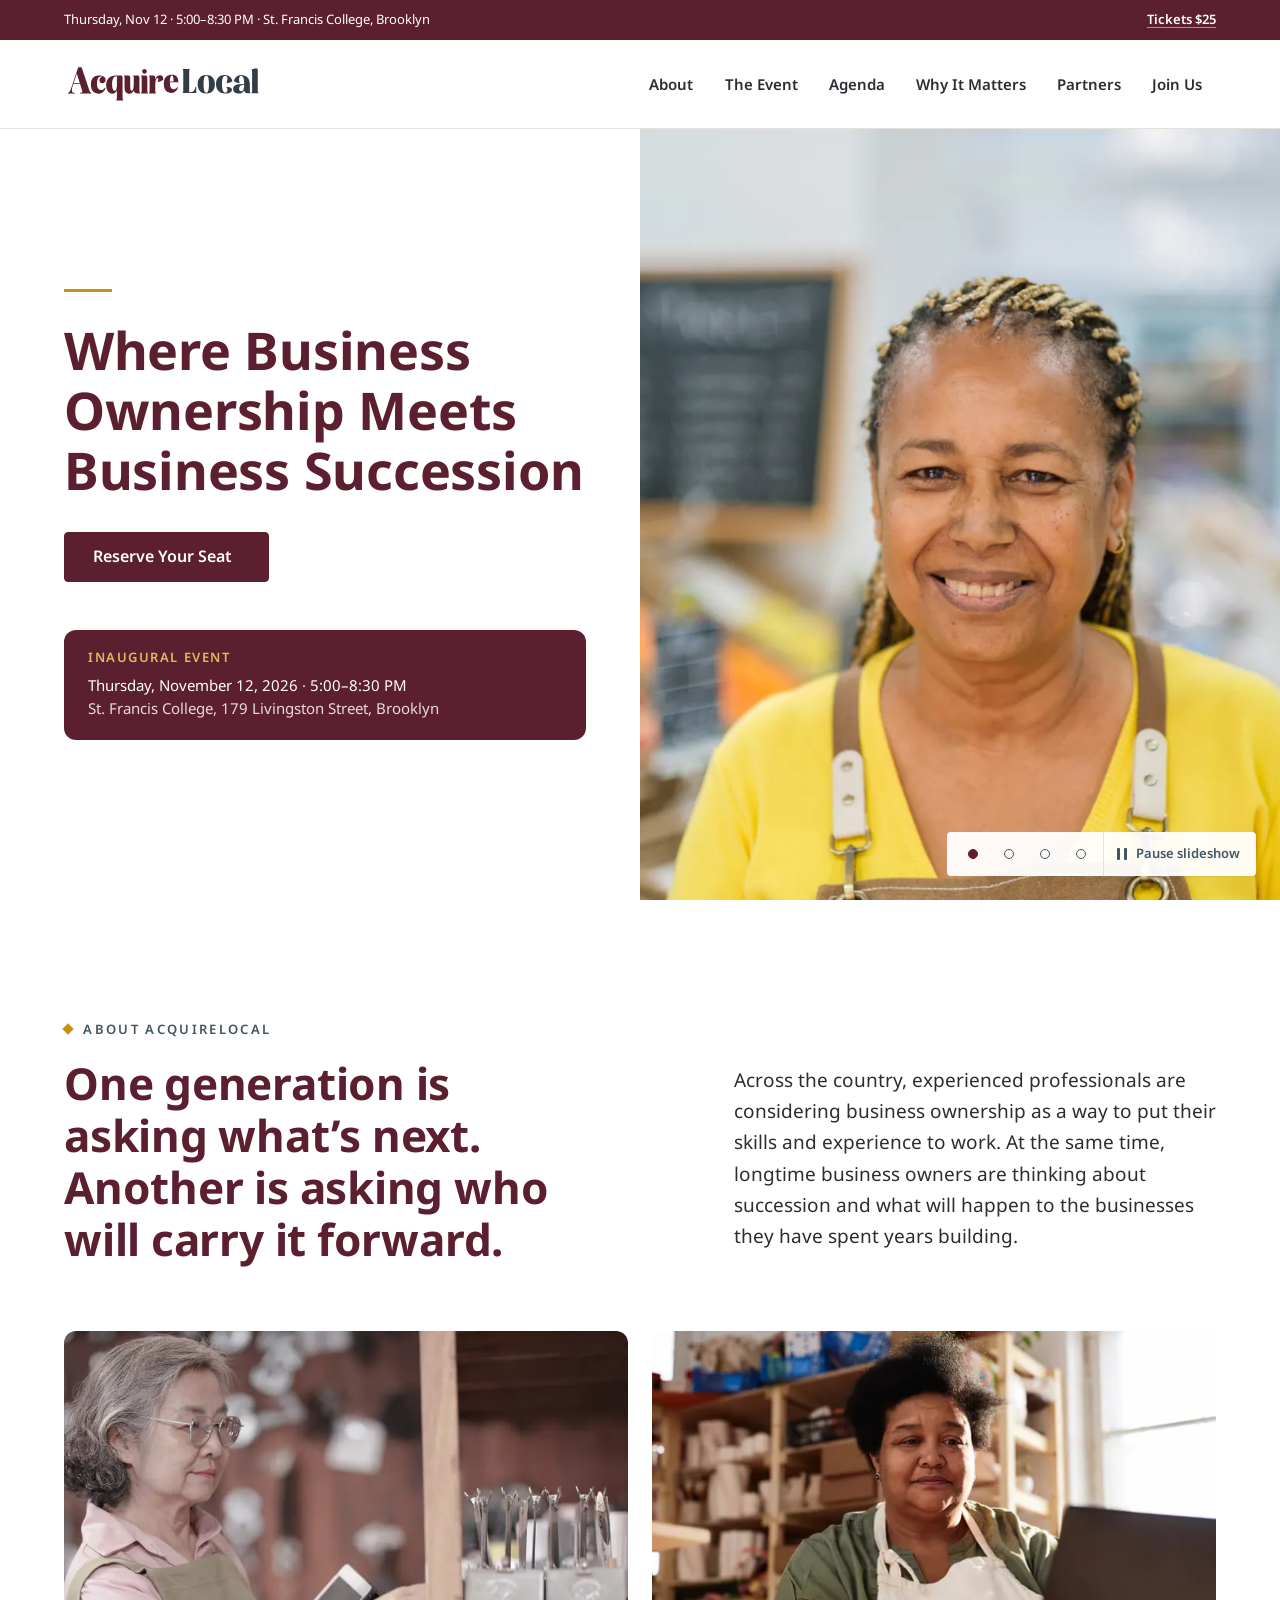
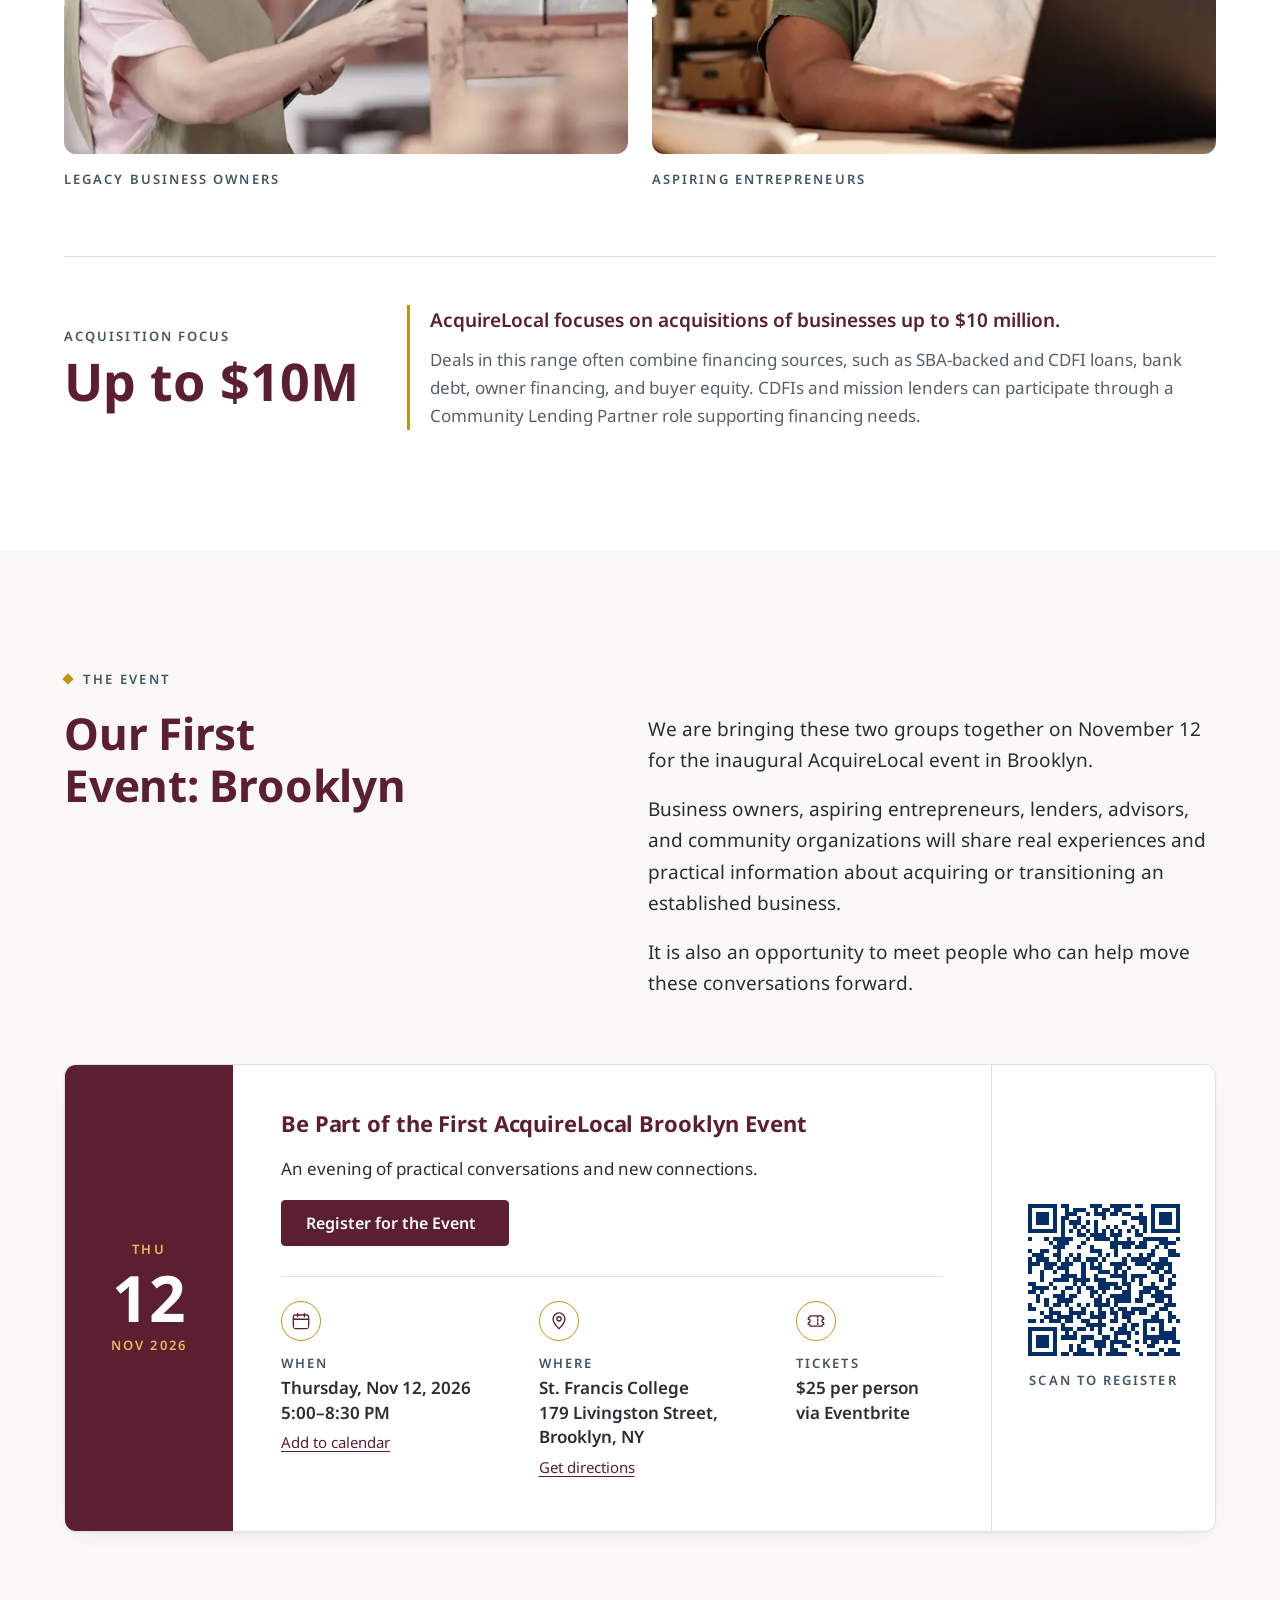
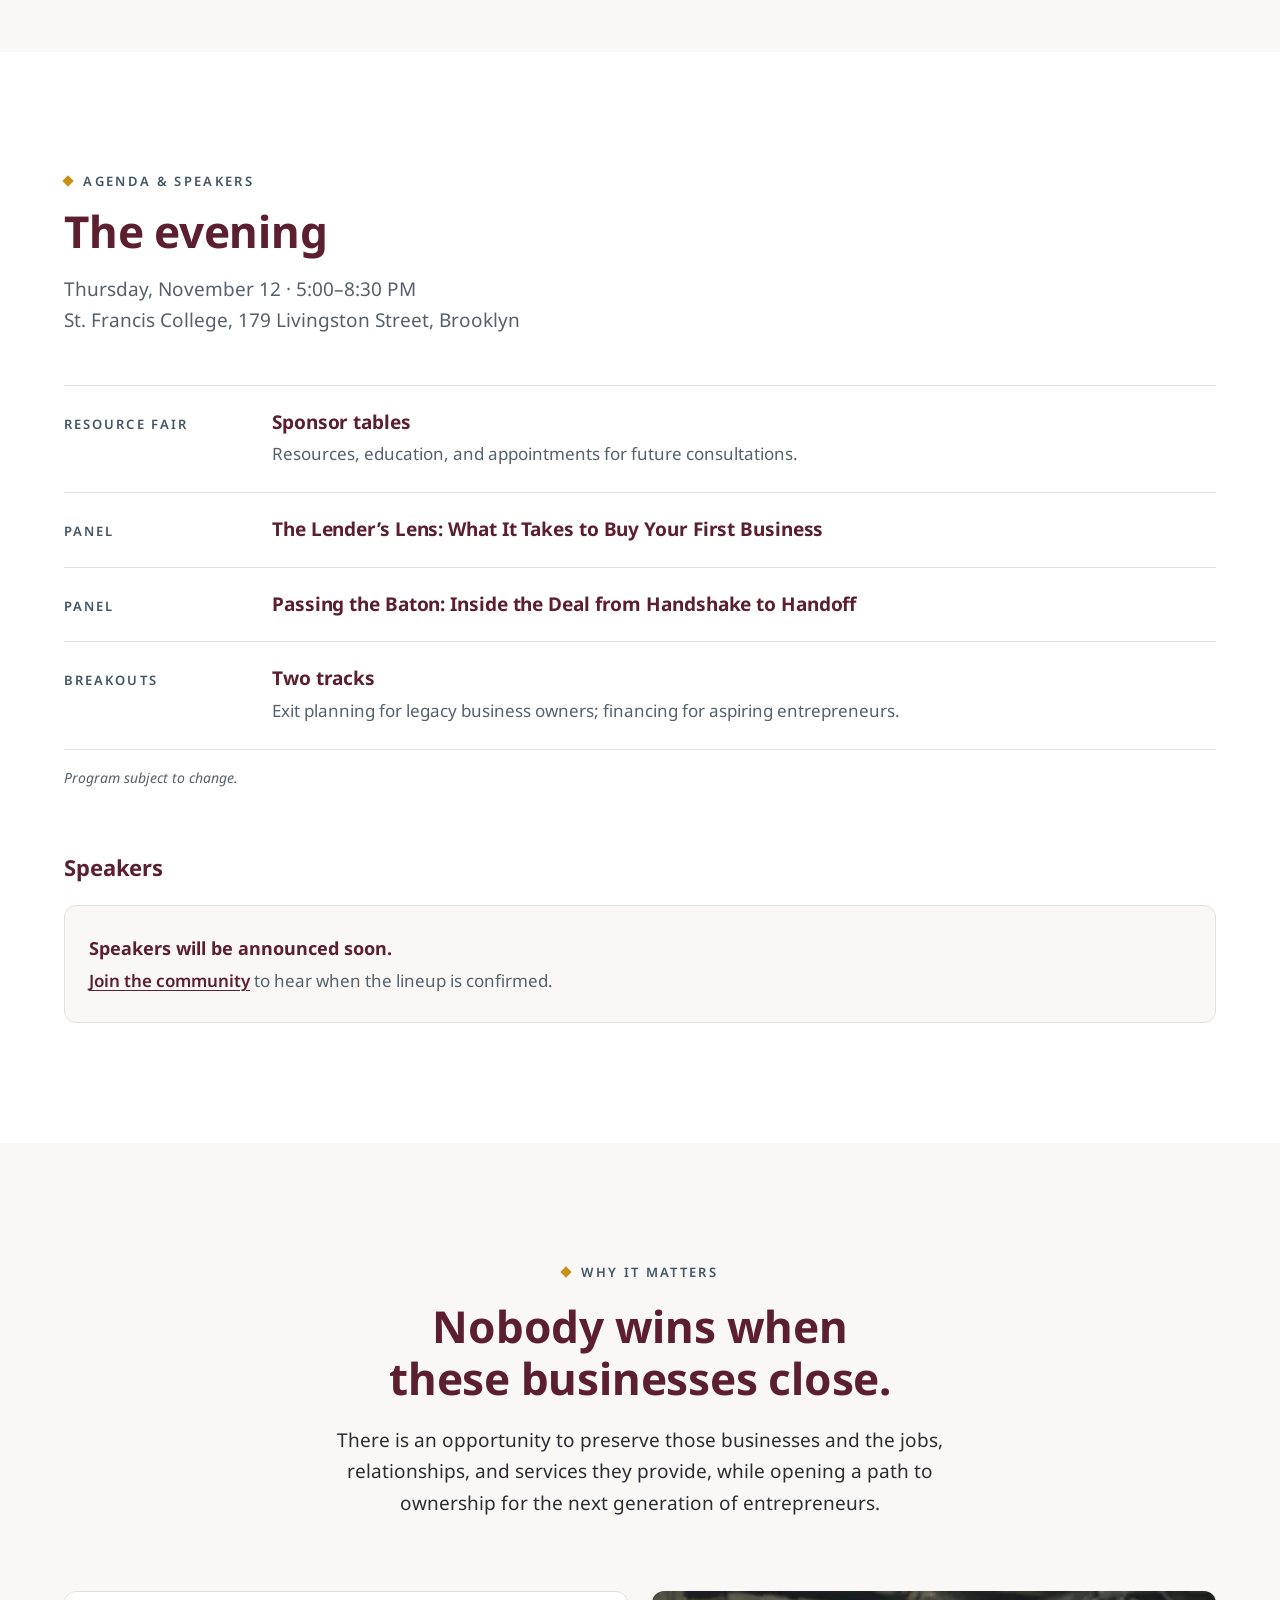
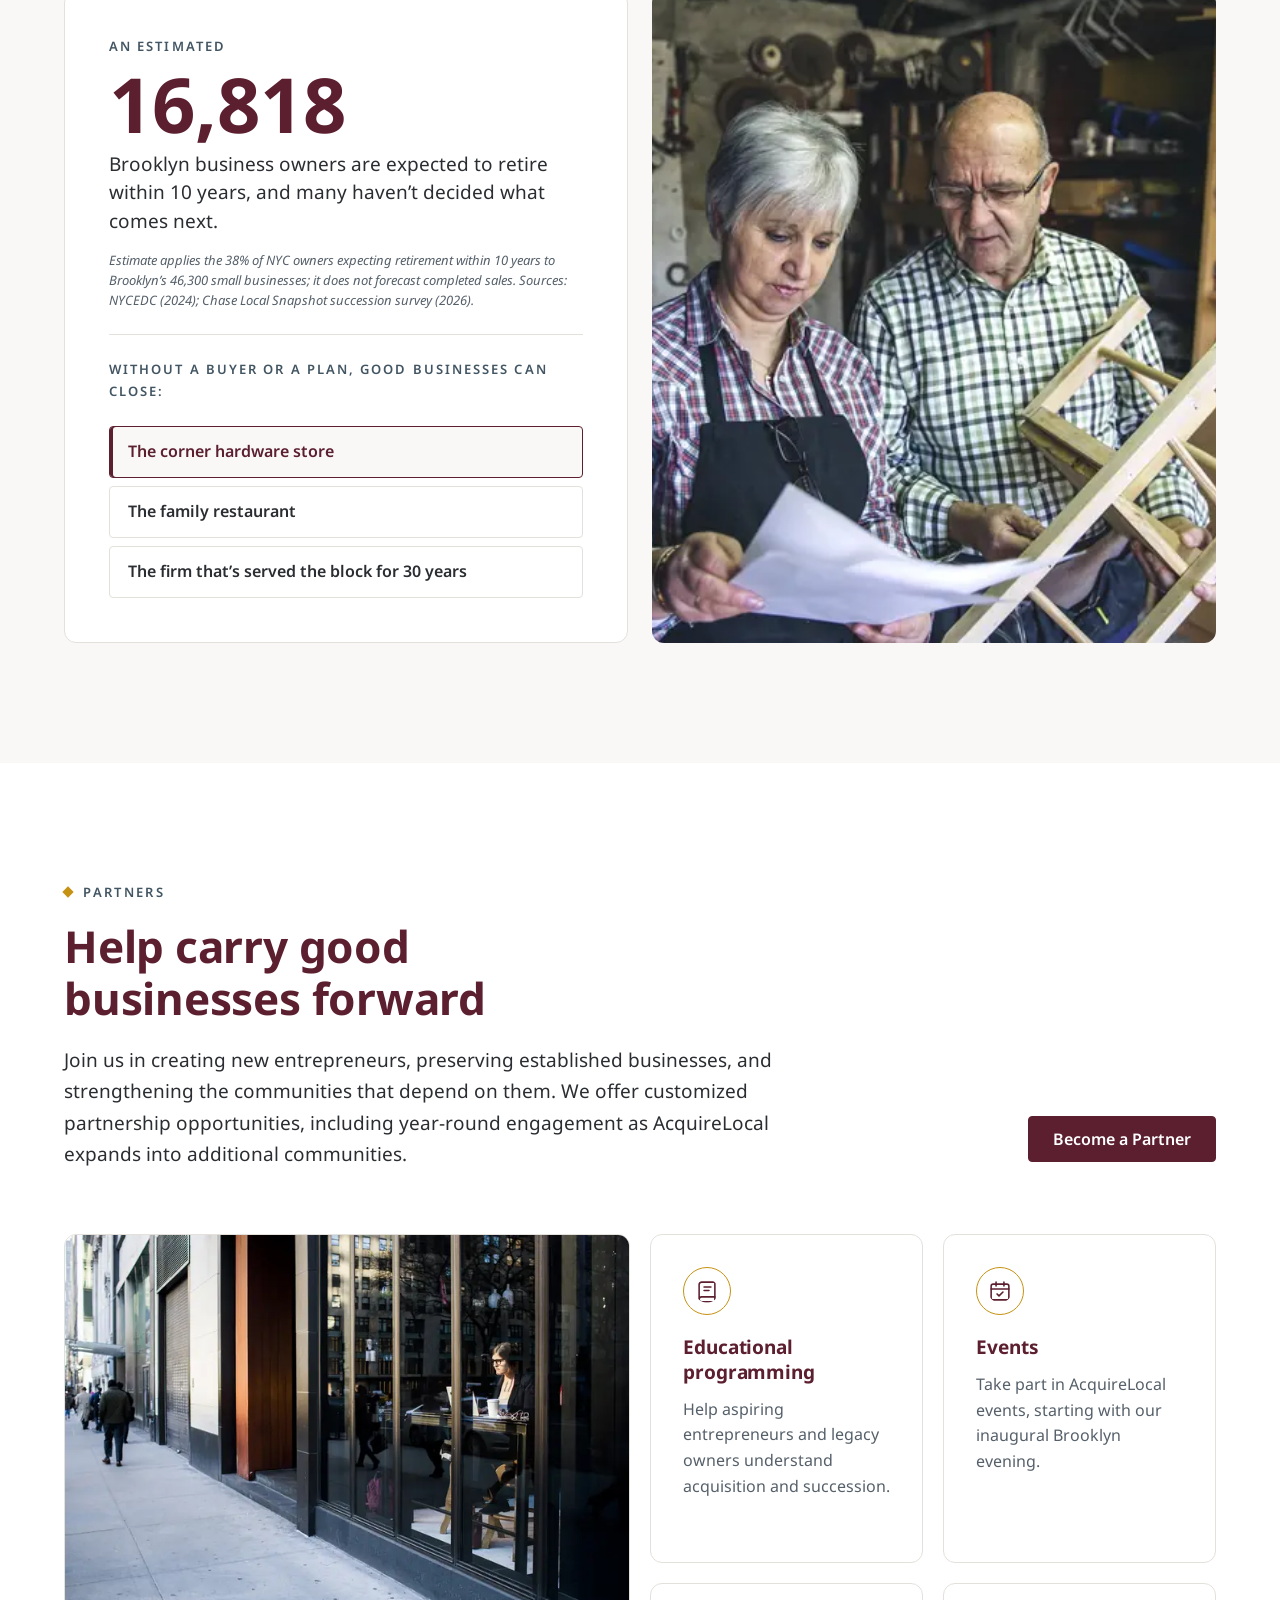
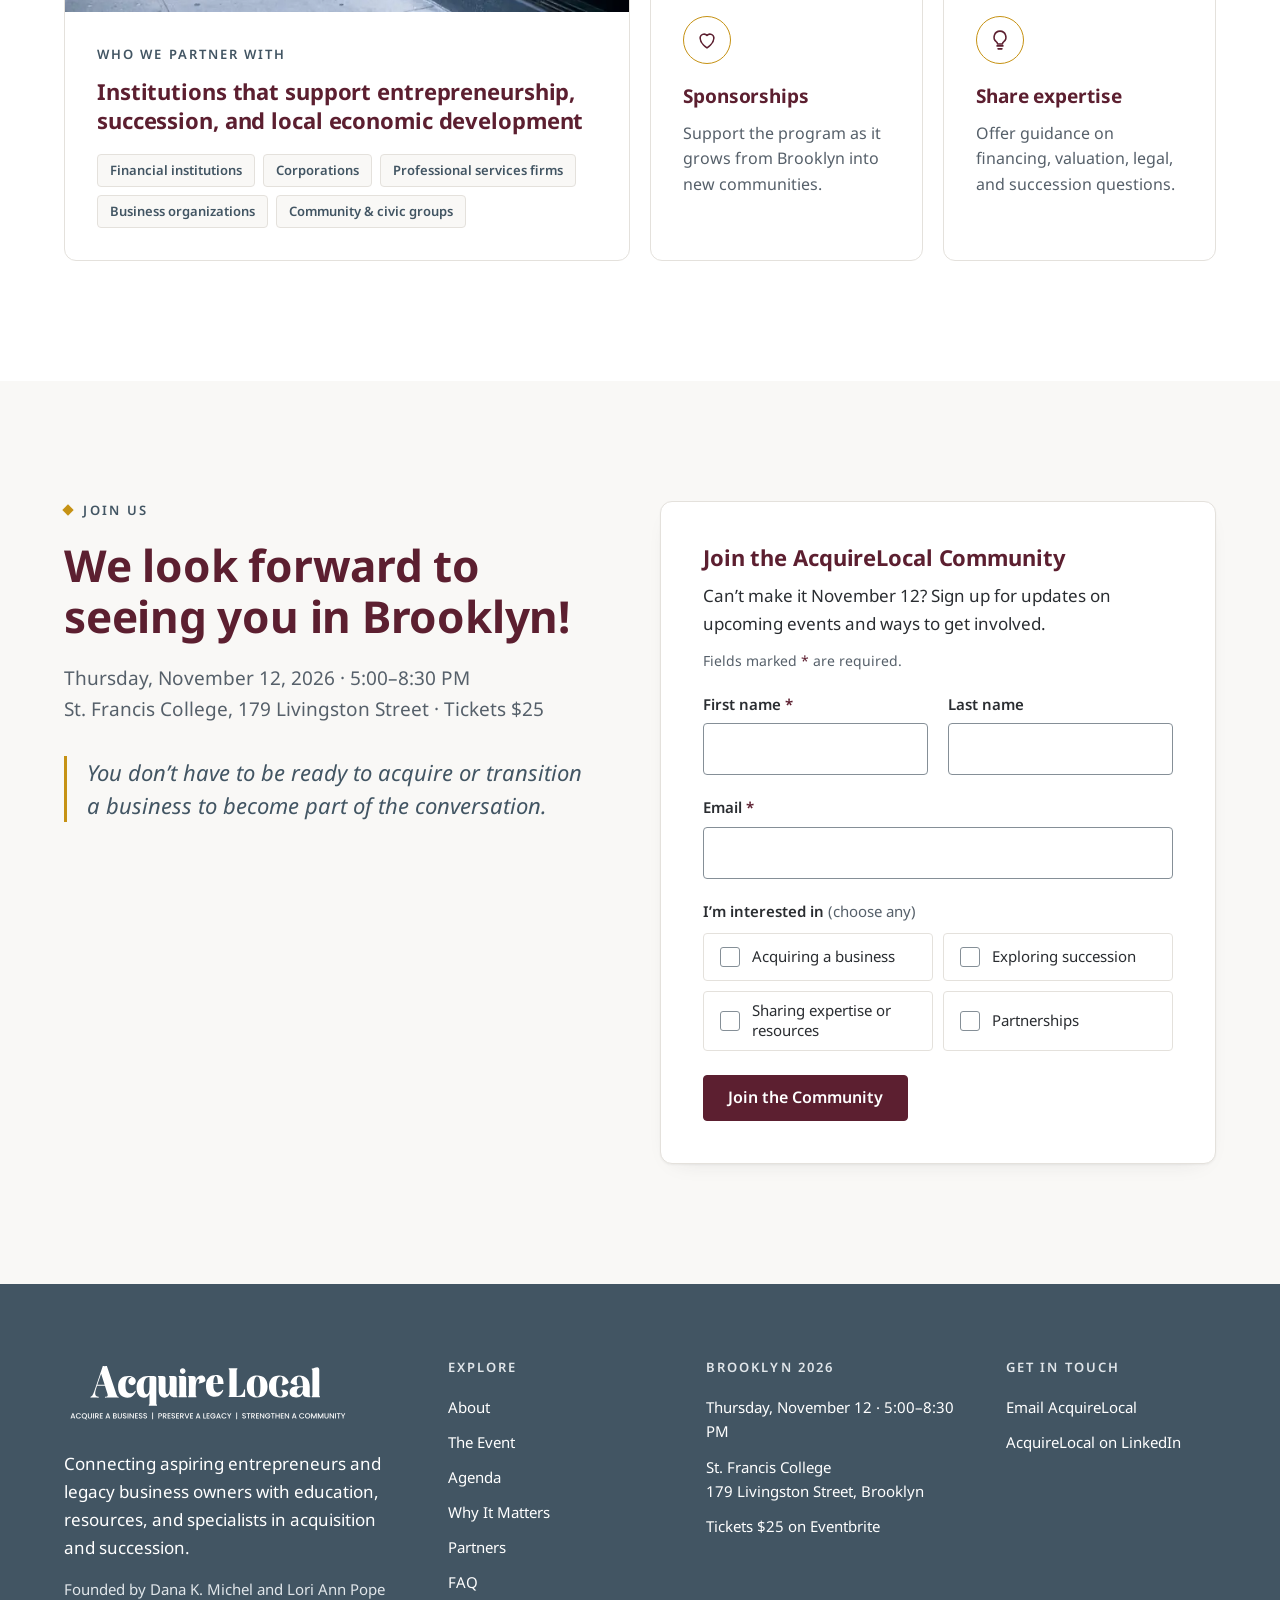
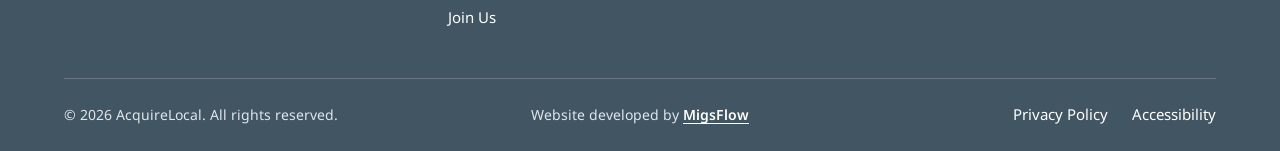
<file: index.html>
<!DOCTYPE html>
<html lang="en">
<head>
  <meta charset="UTF-8">
  <meta name="viewport" content="width=device-width, initial-scale=1">
  <title>AcquireLocal Brooklyn | Business Ownership and Succession</title>
  <meta name="description" content="Connecting aspiring entrepreneurs and legacy business owners. Nov 12, 2026 at St. Francis College, Brooklyn. Tickets $25.">
  <meta name="theme-color" content="#5C1F30">
  <!-- Link previews (Open Graph / social). TODO: switch BASE URL to the final domain at launch -->
  <link rel="canonical" href="https://mfebres0919.github.io/AcquireLocal/">
  <meta property="og:type" content="website">
  <meta property="og:site_name" content="AcquireLocal">
  <meta property="og:title" content="AcquireLocal Brooklyn | Business Ownership and Succession">
  <meta property="og:description" content="Connecting aspiring entrepreneurs and legacy business owners. Nov 12, 2026 at St. Francis College, Brooklyn. Tickets $25.">
  <meta property="og:url" content="https://mfebres0919.github.io/AcquireLocal/">
  <meta property="og:image" content="https://mfebres0919.github.io/AcquireLocal/images/og-image.jpg">
  <meta property="og:image:width" content="1200">
  <meta property="og:image:height" content="630">
  <meta property="og:image:alt" content="AcquireLocal Brooklyn 2026: Where Business Ownership Meets Business Succession">
  <meta name="twitter:card" content="summary_large_image">
  <meta name="twitter:title" content="AcquireLocal Brooklyn | Business Ownership and Succession">
  <meta name="twitter:description" content="Connecting aspiring entrepreneurs and legacy business owners. Nov 12, 2026 at St. Francis College, Brooklyn. Tickets $25.">
  <meta name="twitter:image" content="https://mfebres0919.github.io/AcquireLocal/images/og-image.jpg">

  <link rel="preload" href="fonts/web/noto-sans-700-normal.woff2" as="font" type="font/woff2" crossorigin>
  <link rel="preload" href="fonts/web/noto-sans-400-normal.woff2" as="font" type="font/woff2" crossorigin>
  <link rel="preload" href="images/hero/hero-5-960.webp" as="image" type="image/webp"
        imagesrcset="images/hero/hero-5-960.webp 960w, images/hero/hero-5-1600.webp 1600w" imagesizes="(min-width: 64em) 50vw, 100vw">

  <link rel="stylesheet" href="css/vendor/lenis.css">
  <link rel="stylesheet" href="css/global.css">
  <link rel="stylesheet" href="css/styles.css">
</head>
<body>
  <a class="skip-link" href="#main">Skip to main content</a>

  <!-- ============ HEADER: event bar + navigation ============ -->
  <header class="site-header" id="site-header">
    <div class="topbar">
      <div class="container topbar__inner">
        <p class="topbar__event">
          <span class="topbar__full">Thursday, Nov 12 · 5:00–8:30 PM · St. Francis College, Brooklyn</span>
          <span class="topbar__short">Nov 12 · Brooklyn</span>
        </p>
        <a class="topbar__link" data-eventbrite href="https://www.eventbrite.com/e/acquire-local-inaugural-event-tickets-2002596155008?aff=topbar" target="_blank" rel="noopener">
          Tickets $25<span class="visually-hidden"> (opens in a new tab)</span>
        </a>
      </div>
    </div>

    <div class="nav">
      <div class="container nav__inner">
        <a class="nav__logo" href="#">
          <img class="nav__logo-img" src="images/brand/wordmark.svg" alt="" width="463" height="100">
          <span class="visually-hidden">AcquireLocal home</span>
        </a>

        <button class="nav__toggle" type="button" aria-expanded="false" aria-controls="nav-menu">
          <span class="nav__toggle-bars"></span>
          <span class="visually-hidden">Menu</span>
        </button>

        <nav class="nav__menu" id="nav-menu" aria-label="Main" data-lenis-prevent>
          <ul class="nav__list">
            <li><a class="nav__link" href="#about"><span class="nav__label">About</span></a></li>
            <li><a class="nav__link" href="#event"><span class="nav__label">The Event</span></a></li>
            <li><a class="nav__link" href="#agenda"><span class="nav__label">Agenda</span></a></li>
            <li><a class="nav__link" href="#why"><span class="nav__label">Why It Matters</span></a></li>
            <li><a class="nav__link" href="#partners"><span class="nav__label">Partners</span></a></li>
            <li><a class="nav__link" href="#join"><span class="nav__label">Join Us</span></a></li>
          </ul>
          <div class="nav__aside">

          <!-- Phone menu only: event + contact details -->
          <div class="nav__contact">
            <div class="nav__contact-group">
              <p class="nav__contact-title">Brooklyn · Nov 12, 2026</p>
              <ul class="nav__contact-list">
                <li>
                  <svg class="nav__icon" viewBox="0 0 24 24" aria-hidden="true"><rect x="3" y="5" width="18" height="16" rx="2"/><path d="M3 10h18M8 3v4M16 3v4"/></svg>
                  <span>Thursday, Nov 12 · 5:00–8:30 PM</span>
                </li>
                <li>
                  <svg class="nav__icon" viewBox="0 0 24 24" aria-hidden="true"><path d="M12 21s-7-6.2-7-11.5A7 7 0 0 1 19 9.5C19 14.8 12 21 12 21z"/><circle cx="12" cy="9.5" r="2.5"/></svg>
                  <a href="https://maps.google.com/?q=St.+Francis+College,+179+Livingston+Street,+Brooklyn,+NY" target="_blank" rel="noopener">St. Francis College, 179 Livingston St, Brooklyn<span class="visually-hidden"> (opens map in a new tab)</span></a>
                </li>
              </ul>
            </div>
            <div class="nav__contact-group">
              <p class="nav__contact-title">Get in touch</p>
              <ul class="nav__contact-list">
                <li>
                  <svg class="nav__icon" viewBox="0 0 24 24" aria-hidden="true"><rect x="3" y="5" width="18" height="14" rx="2"/><path d="m3 7 9 6 9-6"/></svg>
                  <!-- TODO: contact email (pending from client — docx footer placeholder) -->
                  <a href="#">Email AcquireLocal</a>
                </li>
                <li>
                  <svg class="nav__icon" viewBox="0 0 24 24" aria-hidden="true"><rect x="3" y="3" width="18" height="18" rx="3"/><path d="M8 10v7M8 7v.01M12 17v-4a2 2 0 0 1 4 0v4M12 10v7"/></svg>
                  <!-- TODO: LinkedIn URL (pending from client — docx footer placeholder) -->
                  <a href="#">AcquireLocal on LinkedIn</a>
                </li>
              </ul>
            </div>
          </div>
          </div>
        </nav>
      </div>
    </div>
  </header>

  <main id="main" tabindex="-1">

    <!-- ============ HERO — copy on white (left), rotating photos (right) ============ -->
    <section class="hero" aria-labelledby="hero-title">
      <div class="hero__copy">
        <span class="rule hero__rule"></span>
        <h1 class="hero__title" id="hero-title">Where Business Ownership Meets Business Succession</h1>

        <div class="hero__actions">
          <a class="btn btn--primary btn--lg" data-eventbrite href="https://www.eventbrite.com/e/acquire-local-inaugural-event-tickets-2002596155008?aff=hero" target="_blank" rel="noopener">
            Reserve Your Seat<span class="visually-hidden"> (opens in a new tab)</span>
          </a>
        </div>

        <div class="hero__bar">
          <p class="hero__bar-label">Inaugural event</p>
          <ul class="hero__details" aria-label="Event details">
            <li>Thursday, November 12, 2026</li>
            <li>5:00–8:30 PM</li>
            <li>St. Francis College, 179 Livingston Street, Brooklyn</li>
          </ul>
        </div>
      </div>

      <div class="hero__media">
        <div class="hero__slides">
          <picture class="hero__slide is-active" data-slide>
            <source type="image/webp" srcset="images/hero/hero-5-960.webp 960w, images/hero/hero-5-1600.webp 1600w" sizes="(min-width: 64em) 50vw, 100vw">
            <img src="images/hero/hero-5-1600.jpg" srcset="images/hero/hero-5-960.jpg 960w, images/hero/hero-5-1600.jpg 1600w" sizes="(min-width: 64em) 50vw, 100vw" alt="" width="1600" height="1760" fetchpriority="high">
          </picture>
          <picture class="hero__slide" data-slide>
            <source type="image/webp" srcset="images/hero/hero-2-960.webp 960w, images/hero/hero-2-1920.webp 1920w" sizes="(min-width: 64em) 50vw, 100vw">
            <img src="images/hero/hero-2-1920.jpg" srcset="images/hero/hero-2-960.jpg 960w, images/hero/hero-2-1920.jpg 1920w" sizes="(min-width: 64em) 50vw, 100vw" alt="" width="1920" height="1280" loading="lazy">
          </picture>
          <picture class="hero__slide" data-slide>
            <source type="image/webp" srcset="images/hero/hero-4-960.webp 960w, images/hero/hero-4-1920.webp 1920w" sizes="(min-width: 64em) 50vw, 100vw">
            <img src="images/hero/hero-4-1920.jpg" srcset="images/hero/hero-4-960.jpg 960w, images/hero/hero-4-1920.jpg 1920w" sizes="(min-width: 64em) 50vw, 100vw" alt="" width="1920" height="1280" loading="lazy">
          </picture>
          <picture class="hero__slide" data-slide>
            <source type="image/webp" srcset="images/hero/hero-1-960.webp 960w, images/hero/hero-1-1920.webp 1920w" sizes="(min-width: 64em) 50vw, 100vw">
            <img src="images/hero/hero-1-1920.jpg" srcset="images/hero/hero-1-960.jpg 960w, images/hero/hero-1-1920.jpg 1920w" sizes="(min-width: 64em) 50vw, 100vw" alt="" width="1920" height="1495" loading="lazy">
          </picture>
        </div>

        <div class="hero__controls">
          <div class="hero__dots" role="group" aria-label="Choose photo">
            <button type="button" class="hero__dot is-active" aria-label="Photo 1 of 4" aria-pressed="true" data-dot="0"></button>
            <button type="button" class="hero__dot" aria-label="Photo 2 of 4" aria-pressed="false" data-dot="1"></button>
            <button type="button" class="hero__dot" aria-label="Photo 3 of 4" aria-pressed="false" data-dot="2"></button>
            <button type="button" class="hero__dot" aria-label="Photo 4 of 4" aria-pressed="false" data-dot="3"></button>
          </div>
          <button type="button" class="hero__pause" aria-pressed="false" data-pause>
            <span class="hero__pause-icon"></span>
            <span class="hero__pause-label">Pause slideshow</span>
          </button>
        </div>
      </div>
    </section>

    <!-- ============ ABOUT — "One generation is asking…" ============ -->
    <section class="about" id="about" aria-labelledby="about-title">
      <div class="container">

        <div class="about__intro">
          <p class="eyebrow about__eyebrow">About AcquireLocal</p>
          <h2 class="about__title t-h1" id="about-title">One generation is asking what’s next. Another is asking who will carry it forward.</h2>
          <div class="about__copy">
            <p class="about__text">Across the country, experienced professionals are considering business ownership as a way to put their skills and experience to work. At the same time, longtime business owners are thinking about succession and what will happen to the businesses they have spent years building.</p>
          </div>
        </div>

        <div class="about__pair">
          <figure class="about__photo">
            <picture>
              <source type="image/webp" srcset="images/about/about-legacy-760.webp 760w, images/about/about-legacy-1200.webp 1200w" sizes="(min-width: 48em) 50vw, 100vw">
              <img src="images/about/about-legacy-1200.jpg" srcset="images/about/about-legacy-760.jpg 760w, images/about/about-legacy-1200.jpg 1200w" sizes="(min-width: 48em) 50vw, 100vw"
                   alt="A longtime shop owner arranging merchandise in her store" width="1200" height="1800" loading="lazy">
            </picture>
            <figcaption class="about__tag">Legacy business owners</figcaption>
          </figure>

          <figure class="about__photo">
            <picture>
              <source type="image/webp" srcset="images/about/about-studio-640.webp 640w, images/about/about-studio-1000.webp 1000w" sizes="(min-width: 48em) 50vw, 100vw">
              <img src="images/about/about-studio-1000.jpg" srcset="images/about/about-studio-640.jpg 640w, images/about/about-studio-1000.jpg 1000w" sizes="(min-width: 48em) 50vw, 100vw"
                   alt="An experienced professional working on her laptop in her studio" width="1000" height="666" loading="lazy">
            </picture>
            <figcaption class="about__tag">Aspiring entrepreneurs</figcaption>
          </figure>
        </div>

        <!-- Acquisition focus (Partnership Deck, slide 2) -->
        <div class="focus">
          <p class="focus__figure">
            <span class="focus__label">Acquisition focus</span>
            <span class="focus__num">Up to $10M</span>
          </p>
          <div class="focus__copy">
            <p class="focus__lead">AcquireLocal focuses on acquisitions of businesses up to $10 million.</p>
            <p>Deals in this range often combine financing sources, such as SBA-backed and CDFI loans, bank debt, owner financing, and buyer equity. CDFIs and mission lenders can participate through a Community Lending Partner role supporting financing needs.</p>
          </div>
        </div>

      </div>
    </section>

    <!-- ============ THE EVENT — ticket card ============ -->
    <section class="event" id="event" aria-labelledby="event-title">
      <div class="container">

        <div class="event__intro">
          <p class="eyebrow event__eyebrow">The Event</p>

          <div class="event__head">
            <h2 class="event__title t-h1" id="event-title">Our First Event: Brooklyn</h2>
          </div>

          <div class="event__copy">
            <p class="event__text">We are bringing these two groups together on November 12 for the inaugural AcquireLocal event in Brooklyn.</p>
            <p class="event__text">Business owners, aspiring entrepreneurs, lenders, advisors, and community organizations will share real experiences and practical information about acquiring or transitioning an established business.</p>
            <p class="event__text">It is also an opportunity to meet people who can help move these conversations forward.</p>
          </div>
        </div>

        <div class="ticket">
          <div class="ticket__date">
            <span class="ticket__dow">Thu</span>
            <span class="ticket__day">12</span>
            <span class="ticket__month">Nov 2026</span>
          </div>

          <div class="ticket__main">
            <h3 class="ticket__title t-h3" id="ticket-title">Be Part of the First AcquireLocal Brooklyn Event</h3>
            <p class="ticket__text">An evening of practical conversations and new connections.</p>
            <a class="btn btn--primary ticket__cta" data-eventbrite href="https://www.eventbrite.com/e/acquire-local-inaugural-event-tickets-2002596155008?aff=ticket" target="_blank" rel="noopener">
              Register for the Event<span class="visually-hidden"> (opens in a new tab)</span>
            </a>

            <ul class="ticket__details">
              <li>
                <svg class="ticket__icon" viewBox="0 0 24 24" aria-hidden="true"><rect x="3" y="5" width="18" height="16" rx="2"/><path d="M3 10h18M8 3v4M16 3v4"/></svg>
                <div>
                  <span class="ticket__label">When</span>
                  <span class="ticket__value">Thursday, Nov 12, 2026<br>5:00–8:30 PM</span>
                  <a class="ticket__link" href="files/acquirelocal-brooklyn-2026.ics" download>Add to calendar</a>
                </div>
              </li>
              <li>
                <svg class="ticket__icon" viewBox="0 0 24 24" aria-hidden="true"><path d="M12 21s-7-6.2-7-11.5A7 7 0 0 1 19 9.5C19 14.8 12 21 12 21z"/><circle cx="12" cy="9.5" r="2.5"/></svg>
                <div>
                  <span class="ticket__label">Where</span>
                  <span class="ticket__value">St. Francis College<br>179 Livingston Street, Brooklyn, NY</span>
                  <a class="ticket__link" href="https://maps.google.com/?q=St.+Francis+College,+179+Livingston+Street,+Brooklyn,+NY" target="_blank" rel="noopener">Get directions<span class="visually-hidden"> (opens in a new tab)</span></a>
                </div>
              </li>
              <li>
                <svg class="ticket__icon" viewBox="0 0 24 24" aria-hidden="true"><path d="M3 8a2 2 0 0 0 2-2h14a2 2 0 0 0 2 2v2a2 2 0 0 0 0 4v2a2 2 0 0 0-2 2H5a2 2 0 0 0-2-2v-2a2 2 0 0 0 0-4z"/><path d="M14 6v12" stroke-dasharray="2 2"/></svg>
                <div>
                  <span class="ticket__label">Tickets</span>
                  <span class="ticket__value">$25 per person<br>via Eventbrite</span>
                </div>
              </li>
            </ul>
          </div>

          <div class="ticket__qr">
            <img src="images/brand/qr-eventbrite.svg" alt="QR code that opens the Eventbrite registration page" width="160" height="160" loading="lazy">
            <p class="ticket__qr-text">Scan to register</p>
          </div>
        </div>

      </div>
    </section>

    <!-- ============ AGENDA & SPEAKERS ============
         Program from the Partnership Deck (slide 7). Times: add a
         <p class="agenda__time">5:00 PM</p> as the first line of an item once confirmed. -->
    <section class="agenda" id="agenda" aria-labelledby="agenda-title">
      <div class="container">

        <div class="agenda__intro">
          <p class="eyebrow">Agenda &amp; Speakers</p>
          <h2 class="agenda__title t-h1" id="agenda-title">The evening</h2>
          <p class="agenda__meta">Thursday, November 12 · 5:00–8:30 PM<br>St. Francis College, 179 Livingston Street, Brooklyn</p>
        </div>

        <ol class="agenda__list">
          <li class="agenda__item">
            <p class="agenda__type">Resource fair</p>
            <div class="agenda__body">
              <h3 class="agenda__name">Sponsor tables</h3>
              <p class="agenda__text">Resources, education, and appointments for future consultations.</p>
            </div>
          </li>
          <li class="agenda__item">
            <p class="agenda__type">Panel</p>
            <div class="agenda__body">
              <h3 class="agenda__name">The Lender’s Lens: What It Takes to Buy Your First Business</h3>
            </div>
          </li>
          <li class="agenda__item">
            <p class="agenda__type">Panel</p>
            <div class="agenda__body">
              <h3 class="agenda__name">Passing the Baton: Inside the Deal from Handshake to Handoff</h3>
            </div>
          </li>
          <li class="agenda__item">
            <p class="agenda__type">Breakouts</p>
            <div class="agenda__body">
              <h3 class="agenda__name">Two tracks</h3>
              <p class="agenda__text">Exit planning for legacy business owners; financing for aspiring entrepreneurs.</p>
            </div>
          </li>
        </ol>
        <p class="agenda__note">Program subject to change.</p>

        <div class="speakers">
          <h3 class="speakers__title" id="speakers-title">Speakers</h3>
          <ul class="speakers__grid" aria-labelledby="speakers-title">
            <!-- Speaker card: copy this <li> for each confirmed speaker and remove the "announced soon" card.
                 Photo: square, at least 400×400, saved as WebP + JPG in images/speakers/.
            <li class="speaker">
              <picture class="speaker__photo">
                <source type="image/webp" srcset="images/speakers/first-last.webp">
                <img src="images/speakers/first-last.jpg" alt="" width="400" height="400" loading="lazy">
              </picture>
              <p class="speaker__name">First Last</p>
              <p class="speaker__role">Title, Organization</p>
              <p class="speaker__session">Panel: The Lender’s Lens</p>
            </li>
            -->
            <li class="speaker speaker--soon">
              <p class="speaker__name">Speakers will be announced soon.</p>
              <p class="speaker__role"><a href="#join-form">Join the community</a> to hear when the lineup is confirmed.</p>
            </li>
          </ul>
        </div>

      </div>
    </section>

    <!-- ============ WHY IT MATTERS ============ -->
    <section class="why" id="why" aria-labelledby="why-title">
      <div class="container">

        <div class="why__intro">
          <p class="eyebrow why__eyebrow">Why It Matters</p>
          <h2 class="why__title t-h1" id="why-title">Nobody wins when these businesses close.</h2>
          <div class="why__copy">
            <p class="why__text">There is an opportunity to preserve those businesses and the jobs, relationships, and services they provide, while opening a path to ownership for the next generation of entrepreneurs.</p>          </div>
        </div>

        <div class="why__body">
          <div class="why__card">
            <!-- Source: Partnership Deck, slide 5 -->
            <div class="why__stat">
              <p class="why__figure">
                <span class="why__kicker">An estimated</span>
                <span class="why__num" data-count="17600">17,600</span>
                <span class="why__stat-label">Brooklyn business owners are expected to retire within 10 years, and many haven’t decided what comes next.</span>
              </p>
              <p class="why__source">Estimate applies the 38% of NYC owners expecting retirement within 10 years to Brooklyn’s 46,300 small businesses; it does not forecast completed sales. Sources: NYCEDC (2024); Chase Local Snapshot succession survey (2026).</p>
            </div>

            <p class="why__lead" id="why-lead">Without a buyer or a plan, good businesses can close:</p>
            <div class="why__tabs" role="group" aria-labelledby="why-lead">
                <button class="why__tab is-active" type="button" id="why-tab-hardware" aria-controls="why-panel-hardware" aria-pressed="true">The corner hardware store</button>
                <button class="why__tab" type="button" id="why-tab-restaurant" aria-controls="why-panel-restaurant" aria-pressed="false">The family restaurant</button>
                <button class="why__tab" type="button" id="why-tab-firm" aria-controls="why-panel-firm" aria-pressed="false">The firm that’s served the block for 30 years</button>
            </div>
          </div>

          <div class="why__media">
            <figure class="why__photo is-active" id="why-panel-hardware">
              <picture>
                <source type="image/webp" srcset="images/why/why-hardware-700.webp 700w, images/why/why-hardware-1100.webp 1100w" sizes="(min-width: 64em) 45vw, 100vw">
                <img src="images/why/why-hardware-1100.jpg" srcset="images/why/why-hardware-700.jpg 700w, images/why/why-hardware-1100.jpg 1100w" sizes="(min-width: 64em) 45vw, 100vw" alt="An older couple working together in their workshop" loading="lazy">
              </picture>
            </figure>
            <figure class="why__photo" id="why-panel-restaurant" hidden>
              <picture>
                <source type="image/webp" srcset="images/why/why-restaurant-700.webp 700w, images/why/why-restaurant-1100.webp 1100w" sizes="(min-width: 64em) 45vw, 100vw">
                <img src="images/why/why-restaurant-1100.jpg" srcset="images/why/why-restaurant-700.jpg 700w, images/why/why-restaurant-1100.jpg 1100w" sizes="(min-width: 64em) 45vw, 100vw" alt="Tables and chairs set outside a neighborhood restaurant" loading="lazy">
              </picture>
            </figure>
            <figure class="why__photo" id="why-panel-firm" hidden>
              <picture>
                <source type="image/webp" srcset="images/why/why-firm-700.webp 700w, images/why/why-firm-1100.webp 1100w" sizes="(min-width: 64em) 45vw, 100vw">
                <img src="images/why/why-firm-1100.jpg" srcset="images/why/why-firm-700.jpg 700w, images/why/why-firm-1100.jpg 1100w" sizes="(min-width: 64em) 45vw, 100vw" alt="A longtime craftsman at work in his studio" loading="lazy">
              </picture>
            </figure>
          </div>
        </div>

      </div>
    </section>

    <!-- ============ PARTNERS ============ -->
    <section class="partners" id="partners" aria-labelledby="partners-title">
      <div class="container">

        <div class="partners__intro">
          <div class="partners__heading">
            <p class="eyebrow">Partners</p>
            <h2 class="partners__title t-h1" id="partners-title">Help carry good businesses forward</h2>
            <p class="partners__text">Join us in creating new entrepreneurs, preserving established businesses, and strengthening the communities that depend on them. We offer customized partnership opportunities, including year-round engagement as AcquireLocal expands into additional communities.</p>
          </div>
          <a class="btn btn--primary partners__cta" href="#join-form" data-interest="Partnerships">Become a Partner</a>
        </div>

        <div class="partners__grid">
          <div class="pcard pcard--who">
            <picture class="pcard__photo">
              <source type="image/webp" srcset="images/partners/partners-700.webp 700w, images/partners/partners-1200.webp 1200w" sizes="(min-width: 64em) 38rem, 100vw">
              <img src="images/partners/partners-1200.jpg" srcset="images/partners/partners-700.jpg 700w, images/partners/partners-1200.jpg 1200w" sizes="(min-width: 64em) 38rem, 100vw" alt="" loading="lazy">
            </picture>
            <div class="pcard__body">
              <p class="pcard__kicker">Who we partner with</p>
              <h3 class="pcard__title" id="who-title">Institutions that support entrepreneurship, succession, and local economic development</h3>
              <ul class="pcard__pills">
              <li>Financial institutions</li>
              <li>Corporations</li>
              <li>Professional services firms</li>
              <li>Business organizations</li>
              <li>Community &amp; civic groups</li>
              </ul>
            </div>
          </div>

          <div class="pcard pcard--way">
            <svg class="pcard__icon" viewBox="0 0 24 24" aria-hidden="true" focusable="false"><path d="M4 5.5A2.5 2.5 0 0 1 6.5 3H20v15H6.5A2.5 2.5 0 0 0 4 20.5z"/><path d="M4 20.5A2.5 2.5 0 0 0 6.5 23H20v-5"/><path d="M9 8h7M9 11.5h5"/></svg>
            <h3 class="pcard__title">Educational programming</h3>
            <p class="pcard__text">Help aspiring entrepreneurs and legacy owners understand acquisition and succession.</p>
          </div>
          <div class="pcard pcard--way">
            <svg class="pcard__icon" viewBox="0 0 24 24" aria-hidden="true" focusable="false"><rect x="3" y="5" width="18" height="16" rx="2"/><path d="M3 10h18M8 3v4M16 3v4"/><path d="m9 15 2 2 4-4"/></svg>
            <h3 class="pcard__title">Events</h3>
            <p class="pcard__text">Take part in AcquireLocal events, starting with our inaugural Brooklyn evening.</p>
          </div>
          <div class="pcard pcard--way">
            <svg class="pcard__icon" viewBox="0 0 24 24" aria-hidden="true" focusable="false"><path d="M12 20s-7-4.4-7-10a4 4 0 0 1 7-2.6A4 4 0 0 1 19 10c0 5.6-7 10-7 10z"/></svg>
            <h3 class="pcard__title">Sponsorships</h3>
            <p class="pcard__text">Support the program as it grows from Brooklyn into new communities.</p>
          </div>
          <div class="pcard pcard--way">
            <svg class="pcard__icon" viewBox="0 0 24 24" aria-hidden="true" focusable="false"><path d="M9 18h6M10 21h4"/><path d="M12 3a6 6 0 0 0-3.6 10.8c.7.5 1.1 1.3 1.1 2.2h5c0-.9.4-1.7 1.1-2.2A6 6 0 0 0 12 3z"/></svg>
            <h3 class="pcard__title">Share expertise</h3>
            <p class="pcard__text">Offer guidance on financing, valuation, legal, and succession questions.</p>
          </div>
        </div>

        <!-- TODO: partner / sponsor logo strip once the client confirms partners (none invented here) -->

      </div>
    </section>

    <!-- ============ CLOSING — event details + Join the Community form ============ -->
    <section class="join" id="join" aria-labelledby="join-title">
      <div class="container join__grid">

        <div class="join__copy">
          <p class="eyebrow">Join Us</p>
          <h2 class="join__title t-h1" id="join-title">We look forward to seeing you in Brooklyn!</h2>
          <p class="join__meta">Thursday, November 12, 2026 · 5:00–8:30 PM<br>St. Francis College, 179 Livingston Street · Tickets $25</p>
          <p class="join__quote">You don’t have to be ready to acquire or transition a business to become part of the conversation.</p>
        </div>

        <div class="join__card" id="join-form">
          <!-- Netlify Forms: detected at deploy; submissions are emailed via Netlify (Forms → Form notifications) -->
          <form class="join__form" name="community" method="POST" data-netlify="true" netlify-honeypot="bot-field" data-signup novalidate>
            <input type="hidden" name="form-name" value="community">
            <p class="visually-hidden" aria-hidden="true"><label>Leave this empty: <input name="bot-field" tabindex="-1" autocomplete="off" aria-label="Leave this empty"></label></p>

            <h3 class="join__form-title">Join the AcquireLocal Community</h3>
            <p class="join__form-intro">Can’t make it November 12? Sign up for updates on upcoming events and ways to get involved.</p>
            <p class="join__form-note">Fields marked <span class="req"></span><span class="visually-hidden">with an asterisk</span> are required.</p>

            <div class="field-row">
              <div class="field">
                <label for="join-first">First name <span class="req"></span></label>
                <input id="join-first" name="first_name" type="text" autocomplete="given-name" required>
              </div>
              <div class="field">
                <label for="join-last">Last name</label>
                <input id="join-last" name="last_name" type="text" autocomplete="family-name">
              </div>
            </div>
            <div class="field">
              <label for="join-email">Email <span class="req"></span></label>
              <input id="join-email" name="email" type="email" autocomplete="email" required>
            </div>

            <fieldset class="choices">
              <legend>I’m interested in <span class="choices__hint">(choose any)</span></legend>
                <label class="choice" for="interest-acquire">
                  <input type="checkbox" id="interest-acquire" name="interest" value="Acquiring a business">
                  <span class="choice__box"></span>
                  <span>Acquiring a business</span>
                </label>
                <label class="choice" for="interest-succession">
                  <input type="checkbox" id="interest-succession" name="interest" value="Exploring succession">
                  <span class="choice__box"></span>
                  <span>Exploring succession</span>
                </label>
                <label class="choice" for="interest-expertise">
                  <input type="checkbox" id="interest-expertise" name="interest" value="Sharing expertise or resources">
                  <span class="choice__box"></span>
                  <span>Sharing expertise or resources</span>
                </label>
                <label class="choice" for="interest-partner">
                  <input type="checkbox" id="interest-partner" name="interest" value="Partnerships">
                  <span class="choice__box"></span>
                  <span>Partnerships</span>
                </label>
            </fieldset>

            <button class="btn btn--primary join__submit" type="submit">Join the Community</button>
            <p class="signup__status" role="status" aria-live="polite"></p>
          </form>
        </div>

      </div>
    </section>

  </main>

  <!-- ============ FOOTER ============ -->
  <footer class="footer">
    <div class="container footer__grid">
      <div class="footer__brand">
        <img class="footer__logo" src="images/brand/logo-tagline-white.svg" alt="AcquireLocal" width="686" height="168" loading="lazy">
        <p>Connecting aspiring entrepreneurs and legacy business owners with education, resources, and specialists in acquisition and succession.</p>
        <p class="footer__founders">Founded by Dana K. Michel and Lori Ann Pope</p>
      </div>

      <div class="footer__col">
        <p class="footer__title">Explore</p>
        <ul>
          <li><a href="#about">About</a></li>
          <li><a href="#event">The Event</a></li>
          <li><a href="#agenda">Agenda</a></li>
          <li><a href="#why">Why It Matters</a></li>
          <li><a href="#partners">Partners</a></li>
          <li><a href="html/faq.html">FAQ</a></li>
          <li><a href="#join">Join Us</a></li>
        </ul>
      </div>

      <div class="footer__col">
        <p class="footer__title">Brooklyn 2026</p>
        <ul>
          <li>Thursday, November 12 · 5:00–8:30 PM</li>
          <li>St. Francis College<br>179 Livingston Street, Brooklyn</li>
          <li><a data-eventbrite href="https://www.eventbrite.com/e/acquire-local-inaugural-event-tickets-2002596155008?aff=footer" target="_blank" rel="noopener">Tickets $25 on Eventbrite<span class="visually-hidden"> (opens in a new tab)</span></a></li>
        </ul>
      </div>

      <div class="footer__col">
        <p class="footer__title">Get in touch</p>
        <ul>
          <!-- TODO: contact email + LinkedIn URL (pending from client — docx footer placeholders) -->
          <li><a href="#">Email AcquireLocal</a></li>
          <li><a href="#">AcquireLocal on LinkedIn</a></li>
        </ul>
      </div>
    </div>

    <div class="container footer__bottom">
      <p>© 2026 AcquireLocal. All rights reserved.</p>
      <p class="footer__credit">Website developed by <a href="https://migsflow.com" target="_blank" rel="noopener"><span class="footer__credit-name">MigsFlow</span><span class="visually-hidden"> (opens in a new tab)</span></a></p>
      <ul>
        <li><a href="html/privacy.html">Privacy Policy</a></li>
        <li><a href="html/accessibility.html">Accessibility</a></li>
      </ul>
    </div>
  </footer>

  <!-- Announces the Eventbrite order confirmation (filled by eventbrite-checkout.js) -->
  <div class="toast" role="status" aria-live="polite" data-toast></div>

  <a class="to-top" href="#main" data-to-top>
    <svg viewBox="0 0 24 24" aria-hidden="true" focusable="false"><path d="M12 19V5M5 12l7-7 7 7"/></svg>
    <span class="visually-hidden">Back to top</span>
  </a>

  <script src="javascript/vendor/lenis.min.js" defer></script>
  <script src="javascript/smooth-scroll.js" defer></script>
  <script src="javascript/nav.js" defer></script>
  <script src="javascript/active-nav.js" defer></script>
  <script src="javascript/hero.js" defer></script>
  <script src="javascript/why.js" defer></script>
  <script src="javascript/to-top.js" defer></script>
  <script src="javascript/signup.js" defer></script>
  <script src="javascript/interest-prefill.js" defer></script>
  <script src="javascript/eventbrite-checkout.js" defer></script>
</body>
</html>
</file>
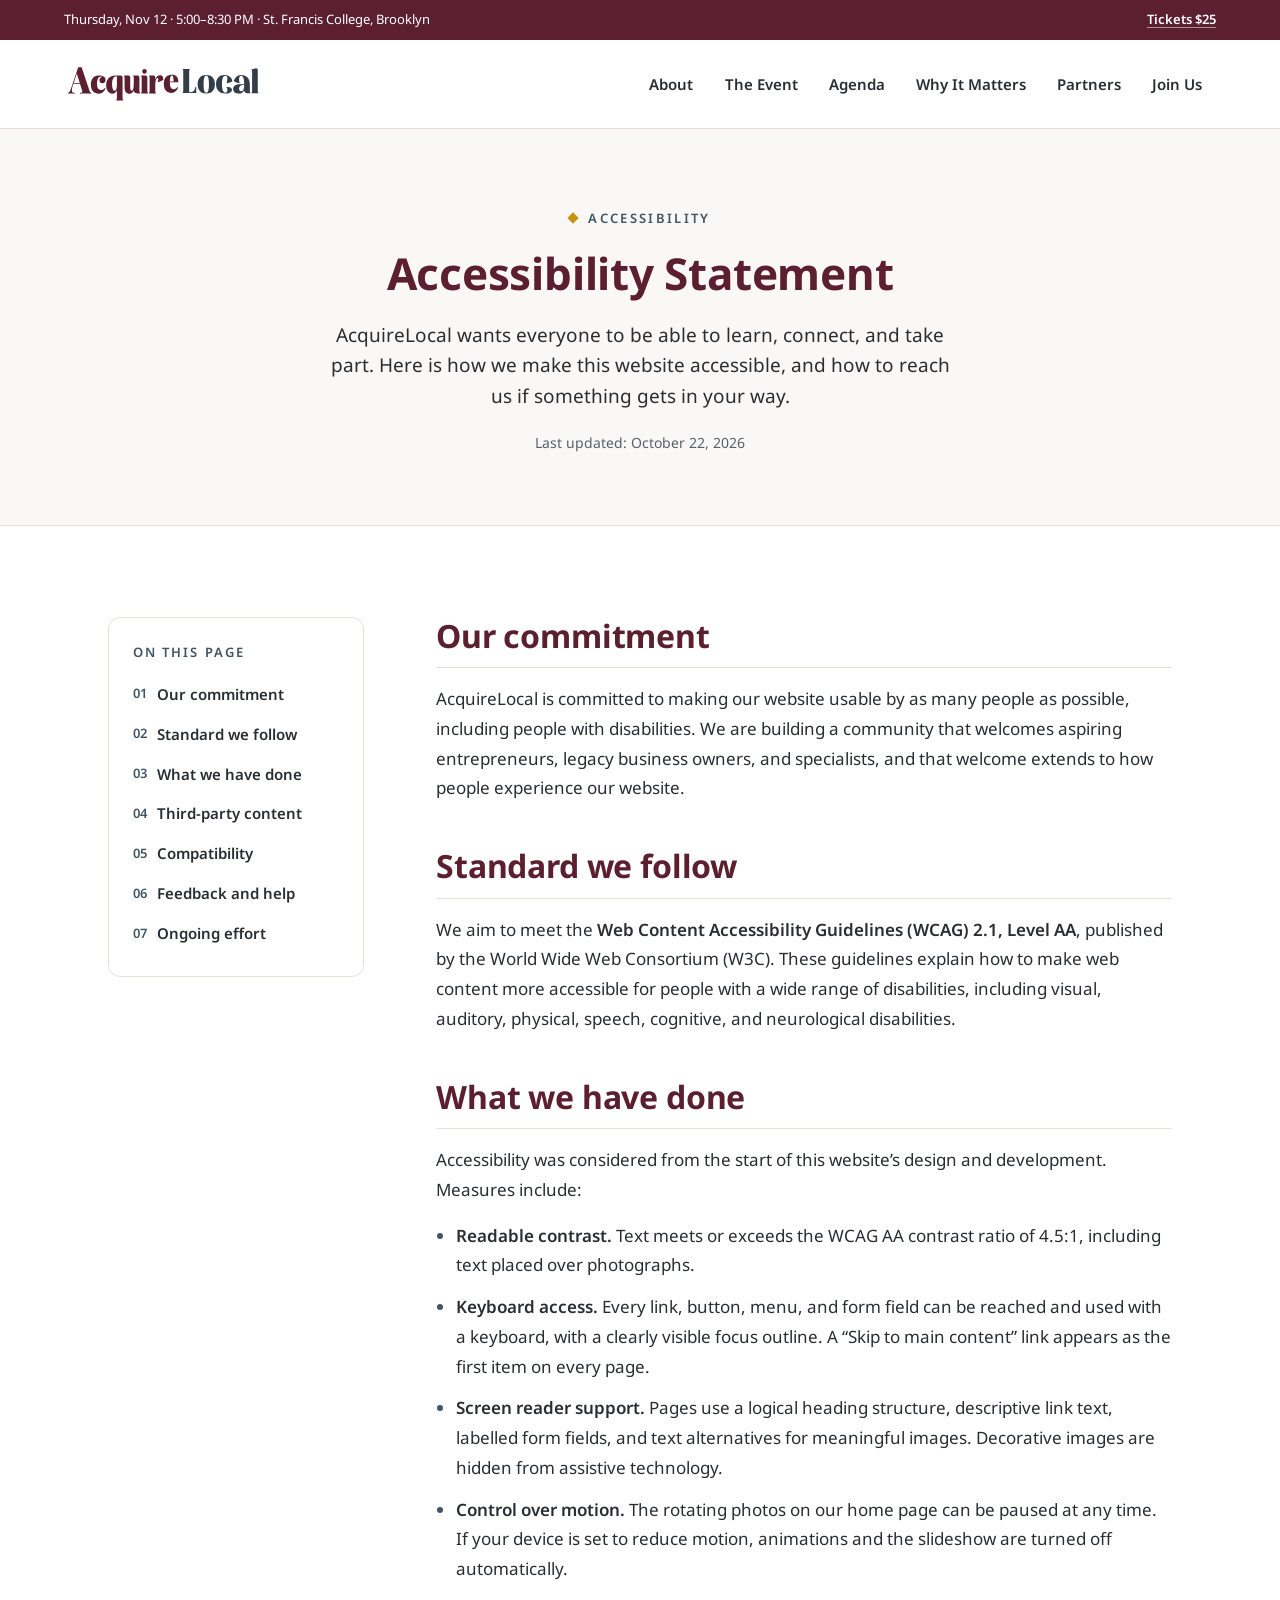
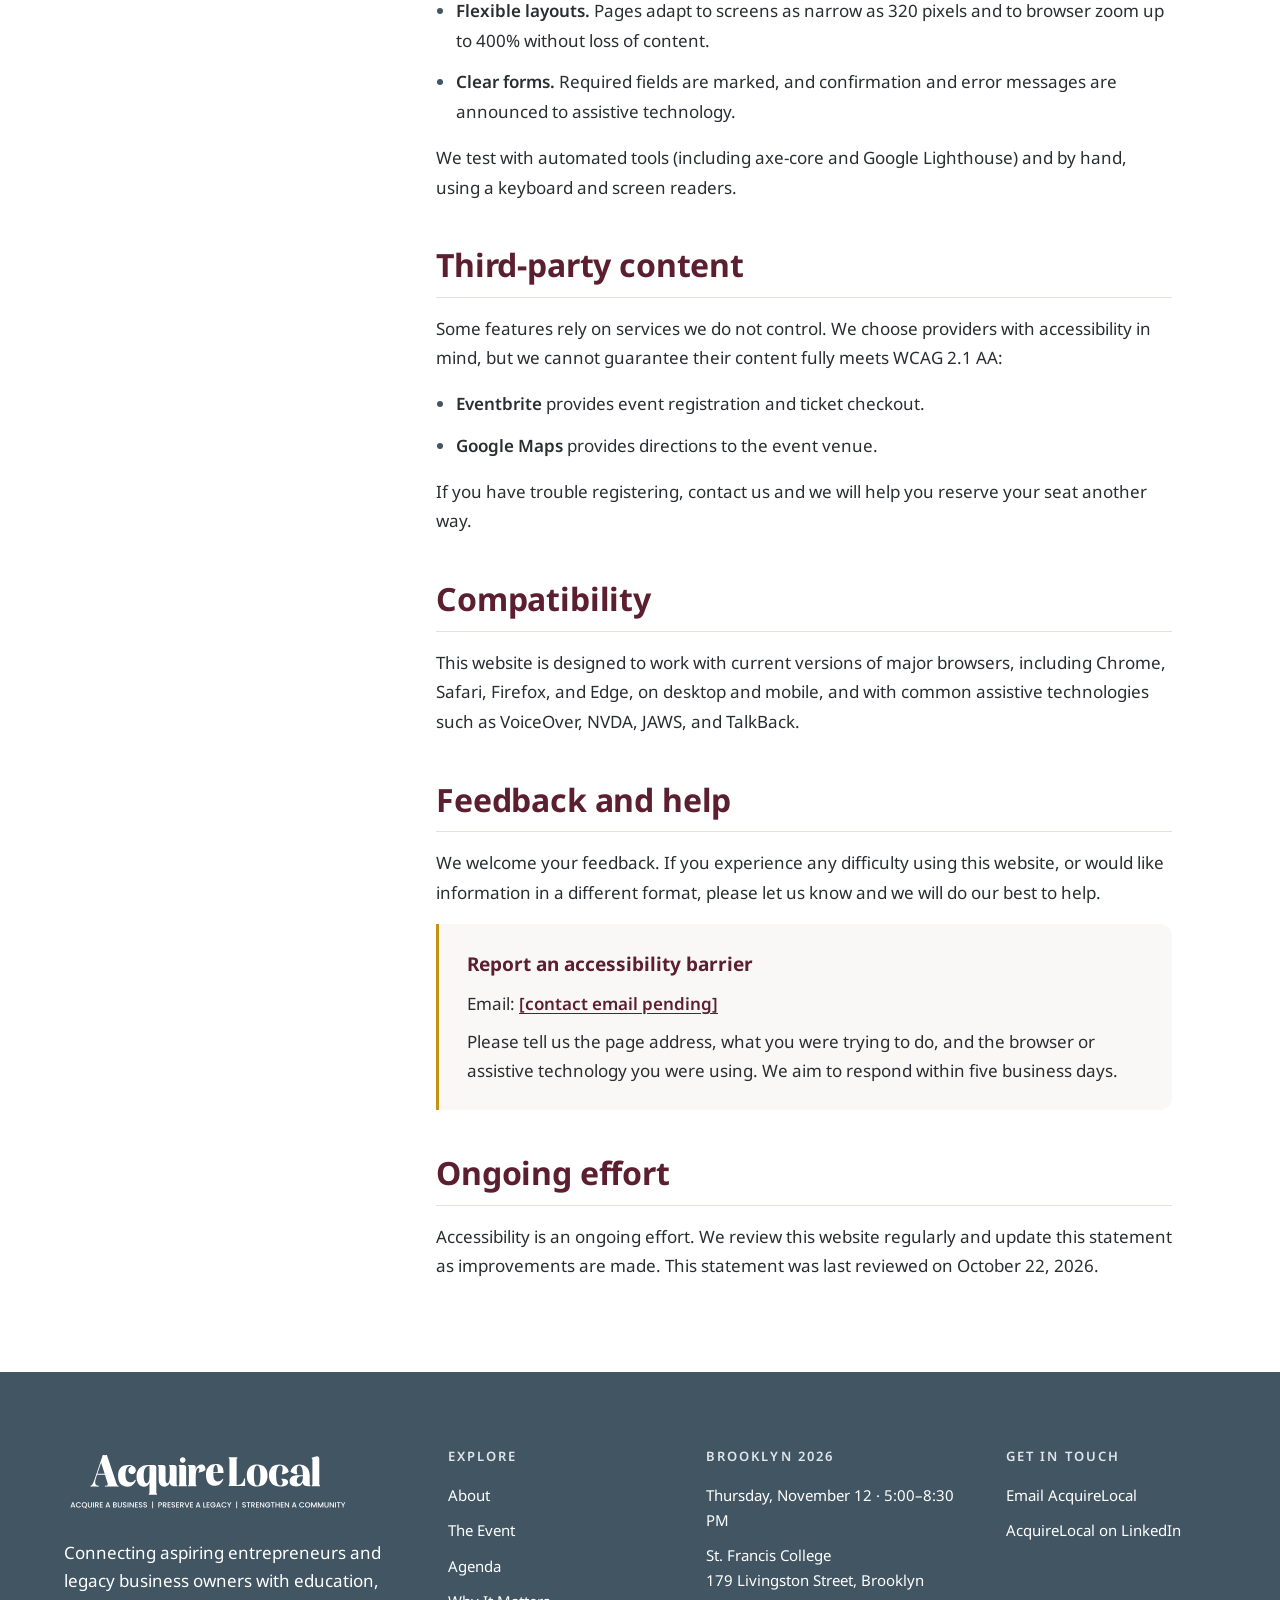
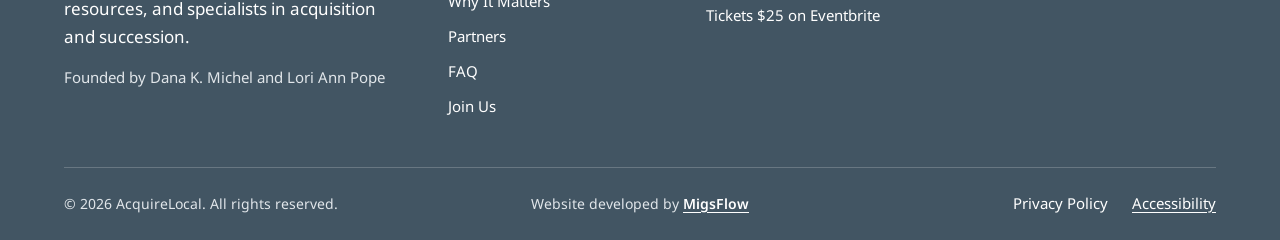
<file: html/accessibility.html>
<!DOCTYPE html>
<html lang="en">
<head>
  <meta charset="UTF-8">
  <meta name="viewport" content="width=device-width, initial-scale=1">
  <title>Accessibility Statement | AcquireLocal</title>
  <meta name="description" content="How AcquireLocal makes this website accessible to everyone, and how to tell us if something gets in your way.">
  <meta name="theme-color" content="#5C1F30">
  <link rel="canonical" href="https://mfebres0919.github.io/AcquireLocal/html/accessibility.html">
  <meta property="og:type" content="website">
  <meta property="og:site_name" content="AcquireLocal">
  <meta property="og:title" content="Accessibility Statement | AcquireLocal">
  <meta property="og:description" content="How AcquireLocal makes this website accessible to everyone, and how to tell us if something gets in your way.">
  <meta property="og:url" content="https://mfebres0919.github.io/AcquireLocal/html/accessibility.html">
  <meta property="og:image" content="https://mfebres0919.github.io/AcquireLocal/images/og-image.jpg">
  <meta property="og:image:width" content="1200">
  <meta property="og:image:height" content="630">
  <meta name="twitter:card" content="summary_large_image">
  <link rel="preload" href="../fonts/web/noto-sans-700-normal.woff2" as="font" type="font/woff2" crossorigin>
  <link rel="preload" href="../fonts/web/noto-sans-400-normal.woff2" as="font" type="font/woff2" crossorigin>
  <link rel="stylesheet" href="../css/vendor/lenis.css">
  <link rel="stylesheet" href="../css/global.css">
  <link rel="stylesheet" href="../css/styles.css">
</head>
<body class="page-legal">
  <a class="skip-link" href="#main">Skip to main content</a>

  <!-- ============ HEADER: event bar + navigation ============ -->
  <header class="site-header" id="site-header">
    <div class="topbar">
      <div class="container topbar__inner">
        <p class="topbar__event">
          <span class="topbar__full">Thursday, Nov 12 · 5:00–8:30 PM · St. Francis College, Brooklyn</span>
          <span class="topbar__short">Nov 12 · Brooklyn</span>
        </p>
        <a class="topbar__link" data-eventbrite href="https://www.eventbrite.com/e/acquire-local-inaugural-event-tickets-2002596155008?aff=topbar" target="_blank" rel="noopener">
          Tickets $25<span class="visually-hidden"> (opens in a new tab)</span>
        </a>
      </div>
    </div>

    <div class="nav">
      <div class="container nav__inner">
        <a class="nav__logo" href="../index.html">
          <img class="nav__logo-img" src="../images/brand/wordmark.svg" alt="" width="463" height="100">
          <span class="visually-hidden">AcquireLocal home</span>
        </a>

        <button class="nav__toggle" type="button" aria-expanded="false" aria-controls="nav-menu">
          <span class="nav__toggle-bars"></span>
          <span class="visually-hidden">Menu</span>
        </button>

        <nav class="nav__menu" id="nav-menu" aria-label="Main" data-lenis-prevent>
          <ul class="nav__list">
            <li><a class="nav__link" href="../index.html#about"><span class="nav__label">About</span></a></li>
            <li><a class="nav__link" href="../index.html#event"><span class="nav__label">The Event</span></a></li>
            <li><a class="nav__link" href="../index.html#agenda"><span class="nav__label">Agenda</span></a></li>
            <li><a class="nav__link" href="../index.html#why"><span class="nav__label">Why It Matters</span></a></li>
            <li><a class="nav__link" href="../index.html#partners"><span class="nav__label">Partners</span></a></li>
            <li><a class="nav__link" href="../index.html#join"><span class="nav__label">Join Us</span></a></li>
          </ul>
          <div class="nav__aside">

          <!-- Phone menu only: event + contact details -->
          <div class="nav__contact">
            <div class="nav__contact-group">
              <p class="nav__contact-title">Brooklyn · Nov 12, 2026</p>
              <ul class="nav__contact-list">
                <li>
                  <svg class="nav__icon" viewBox="0 0 24 24" aria-hidden="true"><rect x="3" y="5" width="18" height="16" rx="2"/><path d="M3 10h18M8 3v4M16 3v4"/></svg>
                  <span>Thursday, Nov 12 · 5:00–8:30 PM</span>
                </li>
                <li>
                  <svg class="nav__icon" viewBox="0 0 24 24" aria-hidden="true"><path d="M12 21s-7-6.2-7-11.5A7 7 0 0 1 19 9.5C19 14.8 12 21 12 21z"/><circle cx="12" cy="9.5" r="2.5"/></svg>
                  <a href="https://maps.google.com/?q=St.+Francis+College,+179+Livingston+Street,+Brooklyn,+NY" target="_blank" rel="noopener">St. Francis College, 179 Livingston St, Brooklyn<span class="visually-hidden"> (opens map in a new tab)</span></a>
                </li>
              </ul>
            </div>
            <div class="nav__contact-group">
              <p class="nav__contact-title">Get in touch</p>
              <ul class="nav__contact-list">
                <li>
                  <svg class="nav__icon" viewBox="0 0 24 24" aria-hidden="true"><rect x="3" y="5" width="18" height="14" rx="2"/><path d="m3 7 9 6 9-6"/></svg>
                  <!-- TODO: contact email (pending from client — docx footer placeholder) -->
                  <a href="#">Email AcquireLocal</a>
                </li>
                <li>
                  <svg class="nav__icon" viewBox="0 0 24 24" aria-hidden="true"><rect x="3" y="3" width="18" height="18" rx="3"/><path d="M8 10v7M8 7v.01M12 17v-4a2 2 0 0 1 4 0v4M12 10v7"/></svg>
                  <!-- TODO: LinkedIn URL (pending from client — docx footer placeholder) -->
                  <a href="#">AcquireLocal on LinkedIn</a>
                </li>
              </ul>
            </div>
          </div>
          </div>
        </nav>
      </div>
    </div>
  </header>

  <main id="main" tabindex="-1">

    <section class="legal-hero legal-hero--accessibility" aria-labelledby="legal-title">
      <div class="container legal-hero__inner">
        <p class="eyebrow">
          Accessibility
        </p>
        <h1 class="legal-hero__title" id="legal-title">Accessibility Statement</h1>
        <p class="legal-hero__intro">AcquireLocal wants everyone to be able to learn, connect, and take part. Here is how we make this website accessible, and how to reach us if something gets in your way.</p>
        <p class="legal-hero__meta">Last updated: <time datetime="2026-10-22">October 22, 2026</time></p>
      </div>
    </section>

    <div class="legal">
      <div class="container legal__grid">
        <nav class="legal__toc" aria-label="On this page">
          <p class="legal__toc-title">On this page</p>
          <ol>
            <li><a href="#commitment">Our commitment</a></li>
            <li><a href="#standard">Standard we follow</a></li>
            <li><a href="#measures">What we have done</a></li>
            <li><a href="#third-party">Third-party content</a></li>
            <li><a href="#compatibility">Compatibility</a></li>
            <li><a href="#feedback">Feedback and help</a></li>
            <li><a href="#ongoing">Ongoing effort</a></li>
          </ol>
        </nav>

        <div class="legal__body">
          <section class="legal__section" id="commitment" aria-labelledby="commitment-h">
            <h2 class="legal__h2" id="commitment-h">Our commitment</h2>
            <p>AcquireLocal is committed to making our website usable by as many people as possible, including people with disabilities. We are building a community that welcomes aspiring entrepreneurs, legacy business owners, and specialists, and that welcome extends to how people experience our website.</p>
          </section>

          <section class="legal__section" id="standard" aria-labelledby="standard-h">
            <h2 class="legal__h2" id="standard-h">Standard we follow</h2>
            <p>We aim to meet the <strong>Web Content Accessibility Guidelines (WCAG) 2.1, Level AA</strong>, published by the World Wide Web Consortium (W3C). These guidelines explain how to make web content more accessible for people with a wide range of disabilities, including visual, auditory, physical, speech, cognitive, and neurological disabilities.</p>
          </section>

          <section class="legal__section" id="measures" aria-labelledby="measures-h">
            <h2 class="legal__h2" id="measures-h">What we have done</h2>
            <p>Accessibility was considered from the start of this website’s design and development. Measures include:</p>
            <ul class="legal__list">
              <li><strong>Readable contrast.</strong> Text meets or exceeds the WCAG AA contrast ratio of 4.5:1, including text placed over photographs.</li>
              <li><strong>Keyboard access.</strong> Every link, button, menu, and form field can be reached and used with a keyboard, with a clearly visible focus outline. A “Skip to main content” link appears as the first item on every page.</li>
              <li><strong>Screen reader support.</strong> Pages use a logical heading structure, descriptive link text, labelled form fields, and text alternatives for meaningful images. Decorative images are hidden from assistive technology.</li>
              <li><strong>Control over motion.</strong> The rotating photos on our home page can be paused at any time. If your device is set to reduce motion, animations and the slideshow are turned off automatically.</li>
              <li><strong>Flexible layouts.</strong> Pages adapt to screens as narrow as 320 pixels and to browser zoom up to 400% without loss of content.</li>
              <li><strong>Clear forms.</strong> Required fields are marked, and confirmation and error messages are announced to assistive technology.</li>
            </ul>
            <p>We test with automated tools (including axe-core and Google Lighthouse) and by hand, using a keyboard and screen readers.</p>
          </section>

          <section class="legal__section" id="third-party" aria-labelledby="third-party-h">
            <h2 class="legal__h2" id="third-party-h">Third-party content</h2>
            <p>Some features rely on services we do not control. We choose providers with accessibility in mind, but we cannot guarantee their content fully meets WCAG 2.1 AA:</p>
            <ul class="legal__list">
              <li><strong>Eventbrite</strong> provides event registration and ticket checkout.</li>
              <li><strong>Google Maps</strong> provides directions to the event venue.</li>
            </ul>
            <p>If you have trouble registering, contact us and we will help you reserve your seat another way.</p>
          </section>

          <section class="legal__section" id="compatibility" aria-labelledby="compatibility-h">
            <h2 class="legal__h2" id="compatibility-h">Compatibility</h2>
            <p>This website is designed to work with current versions of major browsers, including Chrome, Safari, Firefox, and Edge, on desktop and mobile, and with common assistive technologies such as VoiceOver, NVDA, JAWS, and TalkBack.</p>
          </section>

          <section class="legal__section" id="feedback" aria-labelledby="feedback-h">
            <h2 class="legal__h2" id="feedback-h">Feedback and help</h2>
            <p>We welcome your feedback. If you experience any difficulty using this website, or would like information in a different format, please let us know and we will do our best to help.</p>
            <div class="legal__callout">
              <p class="legal__callout-title">Report an accessibility barrier</p>
              <p>Email: <!-- TODO: replace with the client's contact email (pending) --><a href="#">[contact email pending]</a></p>
              <p>Please tell us the page address, what you were trying to do, and the browser or assistive technology you were using. We aim to respond within five business days.</p>
            </div>
          </section>

          <section class="legal__section" id="ongoing" aria-labelledby="ongoing-h">
            <h2 class="legal__h2" id="ongoing-h">Ongoing effort</h2>
            <p>Accessibility is an ongoing effort. We review this website regularly and update this statement as improvements are made. This statement was last reviewed on October 22, 2026.</p>
          </section>
        </div>
      </div>
    </div>

  </main>

  <!-- ============ FOOTER ============ -->
  <footer class="footer">
    <div class="container footer__grid">
      <div class="footer__brand">
        <img class="footer__logo" src="../images/brand/logo-tagline-white.svg" alt="AcquireLocal" width="686" height="168" loading="lazy">
        <p>Connecting aspiring entrepreneurs and legacy business owners with education, resources, and specialists in acquisition and succession.</p>
        <p class="footer__founders">Founded by Dana K. Michel and Lori Ann Pope</p>
      </div>

      <div class="footer__col">
        <p class="footer__title">Explore</p>
        <ul>
          <li><a href="../index.html#about">About</a></li>
          <li><a href="../index.html#event">The Event</a></li>
          <li><a href="../index.html#agenda">Agenda</a></li>
          <li><a href="../index.html#why">Why It Matters</a></li>
          <li><a href="../index.html#partners">Partners</a></li>
          <li><a href="faq.html">FAQ</a></li>
          <li><a href="../index.html#join">Join Us</a></li>
        </ul>
      </div>

      <div class="footer__col">
        <p class="footer__title">Brooklyn 2026</p>
        <ul>
          <li>Thursday, November 12 · 5:00–8:30 PM</li>
          <li>St. Francis College<br>179 Livingston Street, Brooklyn</li>
          <li><a data-eventbrite href="https://www.eventbrite.com/e/acquire-local-inaugural-event-tickets-2002596155008?aff=footer" target="_blank" rel="noopener">Tickets $25 on Eventbrite<span class="visually-hidden"> (opens in a new tab)</span></a></li>
        </ul>
      </div>

      <div class="footer__col">
        <p class="footer__title">Get in touch</p>
        <ul>
          <!-- TODO: contact email + LinkedIn URL (pending from client — docx footer placeholders) -->
          <li><a href="#">Email AcquireLocal</a></li>
          <li><a href="#">AcquireLocal on LinkedIn</a></li>
        </ul>
      </div>
    </div>

    <div class="container footer__bottom">
      <p>© 2026 AcquireLocal. All rights reserved.</p>
      <p class="footer__credit">Website developed by <a href="https://migsflow.com" target="_blank" rel="noopener"><span class="footer__credit-name">MigsFlow</span><span class="visually-hidden"> (opens in a new tab)</span></a></p>
      <ul>
        <li><a href="privacy.html">Privacy Policy</a></li>
        <li><a href="accessibility.html" aria-current="page">Accessibility</a></li>
      </ul>
    </div>
  </footer>

  <!-- Announces the Eventbrite order confirmation (filled by eventbrite-checkout.js) -->
  <div class="toast" role="status" aria-live="polite" data-toast></div>

  <a class="to-top" href="#main" data-to-top>
    <svg viewBox="0 0 24 24" aria-hidden="true" focusable="false"><path d="M12 19V5M5 12l7-7 7 7"/></svg>
    <span class="visually-hidden">Back to top</span>
  </a>

  <script src="../javascript/vendor/lenis.min.js" defer></script>
  <script src="../javascript/smooth-scroll.js" defer></script>
  <script src="../javascript/nav.js" defer></script>
  <script src="../javascript/active-nav.js" defer></script>
  <script src="../javascript/to-top.js" defer></script>
  <script src="../javascript/eventbrite-checkout.js" defer></script>
</body>
</html>
</file>
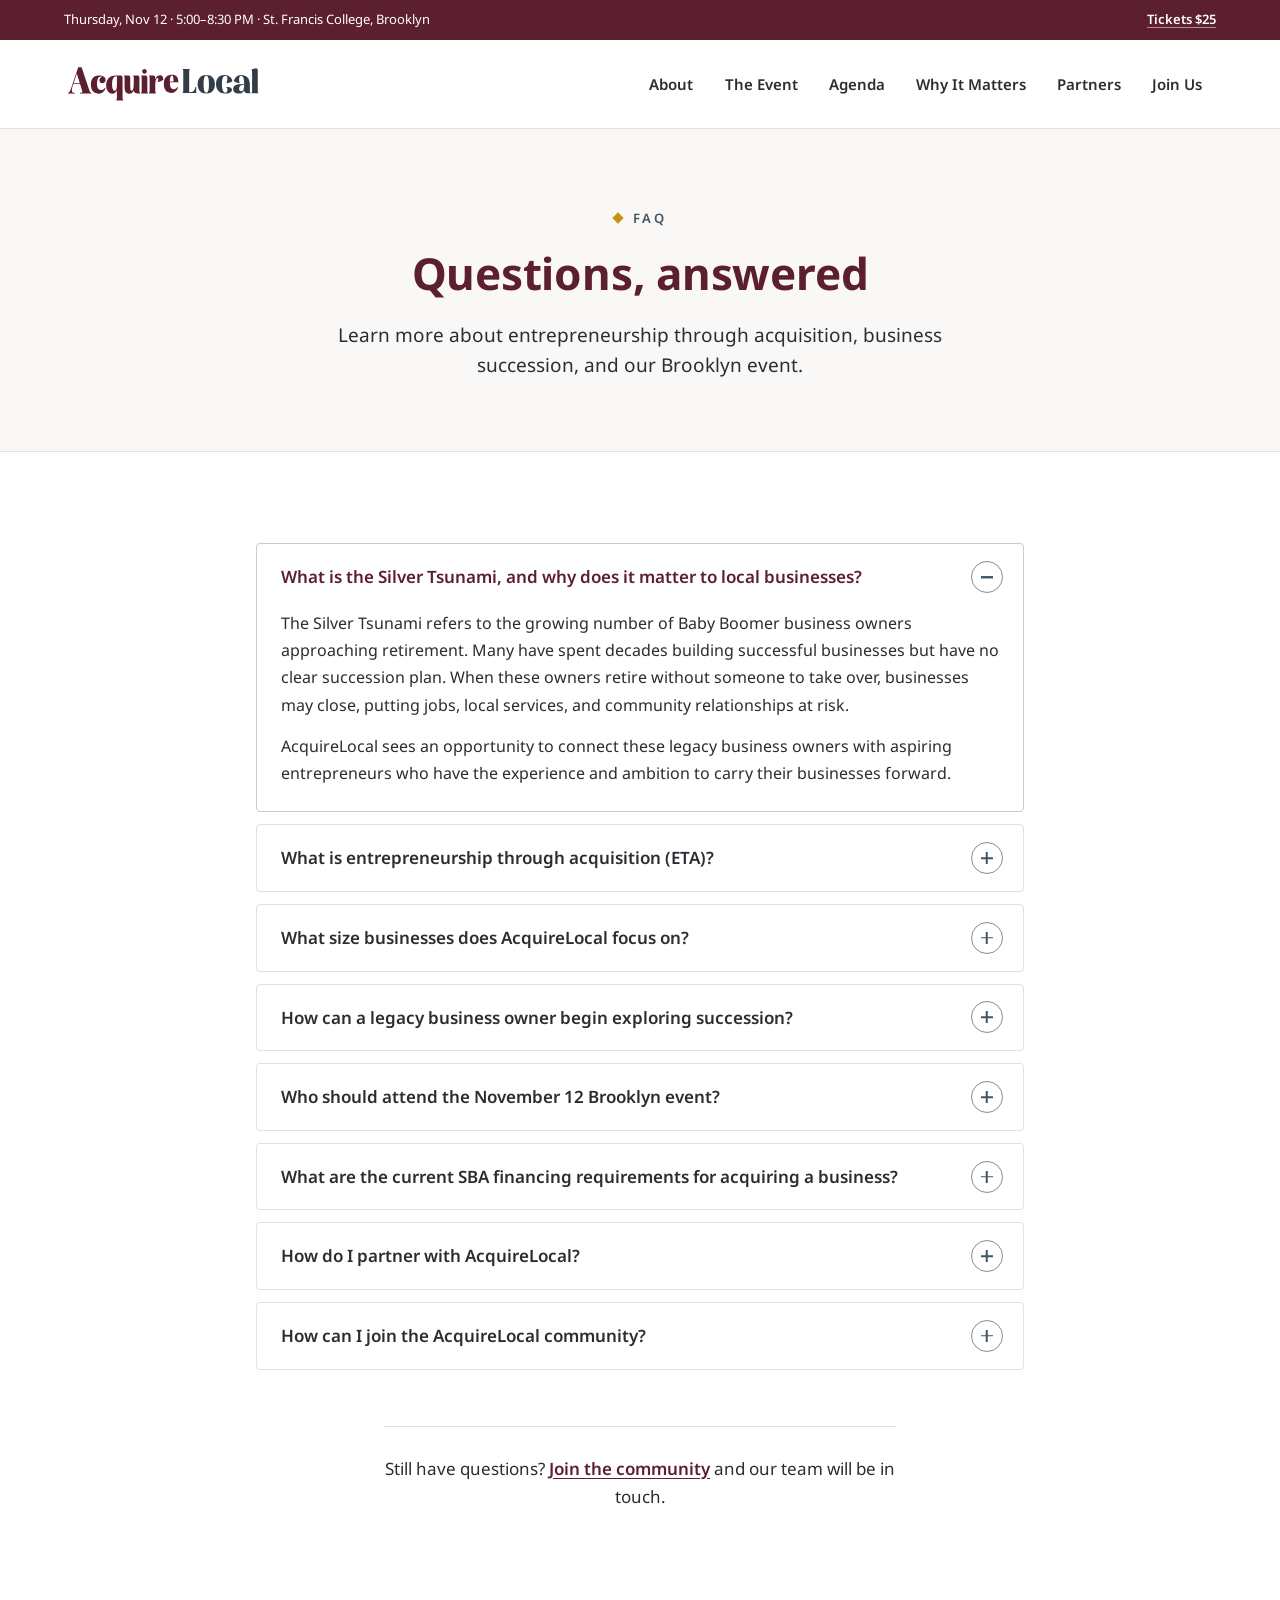
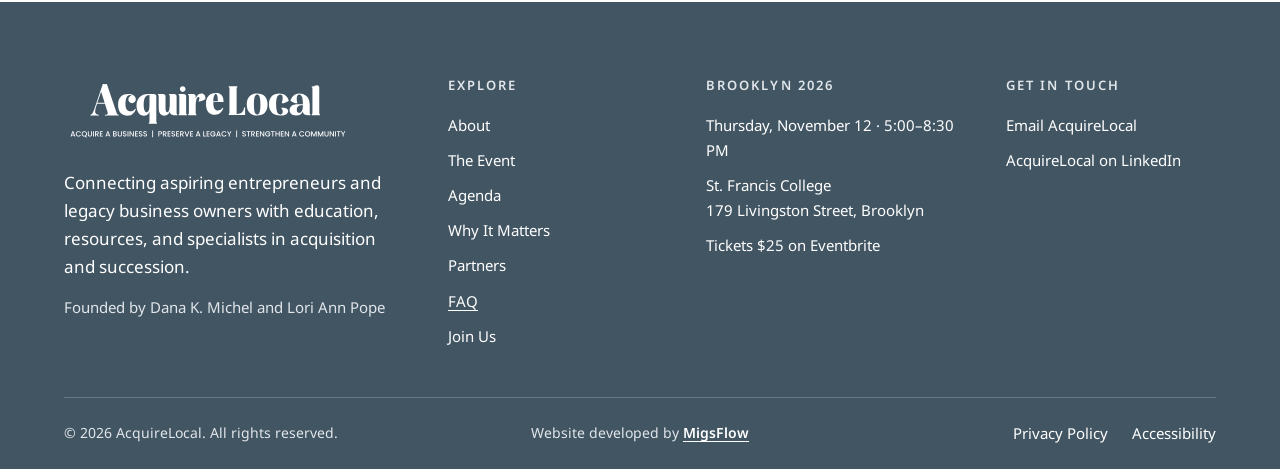
<file: html/faq.html>
<!DOCTYPE html>
<html lang="en">
<head>
  <meta charset="UTF-8">
  <meta name="viewport" content="width=device-width, initial-scale=1">
  <title>FAQ | AcquireLocal</title>
  <meta name="description" content="Answers about entrepreneurship through acquisition, business succession, and the AcquireLocal Brooklyn event.">
  <meta name="theme-color" content="#5C1F30">
  <link rel="canonical" href="https://mfebres0919.github.io/AcquireLocal/html/faq.html">
  <meta property="og:type" content="website">
  <meta property="og:site_name" content="AcquireLocal">
  <meta property="og:title" content="FAQ | AcquireLocal">
  <meta property="og:description" content="Answers about entrepreneurship through acquisition, business succession, and the AcquireLocal Brooklyn event.">
  <meta property="og:url" content="https://mfebres0919.github.io/AcquireLocal/html/faq.html">
  <meta property="og:image" content="https://mfebres0919.github.io/AcquireLocal/images/og-image.jpg">
  <meta property="og:image:width" content="1200">
  <meta property="og:image:height" content="630">
  <meta name="twitter:card" content="summary_large_image">
  <link rel="preload" href="../fonts/web/noto-sans-700-normal.woff2" as="font" type="font/woff2" crossorigin>
  <link rel="preload" href="../fonts/web/noto-sans-400-normal.woff2" as="font" type="font/woff2" crossorigin>
  <link rel="stylesheet" href="../css/vendor/lenis.css">
  <link rel="stylesheet" href="../css/global.css">
  <link rel="stylesheet" href="../css/styles.css">
</head>
<body class="page-faq">
  <a class="skip-link" href="#main">Skip to main content</a>

  <!-- ============ HEADER: event bar + navigation ============ -->
  <header class="site-header" id="site-header">
    <div class="topbar">
      <div class="container topbar__inner">
        <p class="topbar__event">
          <span class="topbar__full">Thursday, Nov 12 · 5:00–8:30 PM · St. Francis College, Brooklyn</span>
          <span class="topbar__short">Nov 12 · Brooklyn</span>
        </p>
        <a class="topbar__link" data-eventbrite href="https://www.eventbrite.com/e/acquire-local-inaugural-event-tickets-2002596155008?aff=topbar" target="_blank" rel="noopener">
          Tickets $25<span class="visually-hidden"> (opens in a new tab)</span>
        </a>
      </div>
    </div>

    <div class="nav">
      <div class="container nav__inner">
        <a class="nav__logo" href="../index.html">
          <img class="nav__logo-img" src="../images/brand/wordmark.svg" alt="" width="463" height="100">
          <span class="visually-hidden">AcquireLocal home</span>
        </a>

        <button class="nav__toggle" type="button" aria-expanded="false" aria-controls="nav-menu">
          <span class="nav__toggle-bars"></span>
          <span class="visually-hidden">Menu</span>
        </button>

        <nav class="nav__menu" id="nav-menu" aria-label="Main" data-lenis-prevent>
          <ul class="nav__list">
            <li><a class="nav__link" href="../index.html#about"><span class="nav__label">About</span></a></li>
            <li><a class="nav__link" href="../index.html#event"><span class="nav__label">The Event</span></a></li>
            <li><a class="nav__link" href="../index.html#agenda"><span class="nav__label">Agenda</span></a></li>
            <li><a class="nav__link" href="../index.html#why"><span class="nav__label">Why It Matters</span></a></li>
            <li><a class="nav__link" href="../index.html#partners"><span class="nav__label">Partners</span></a></li>
            <li><a class="nav__link" href="../index.html#join"><span class="nav__label">Join Us</span></a></li>
          </ul>
          <div class="nav__aside">

          <!-- Phone menu only: event + contact details -->
          <div class="nav__contact">
            <div class="nav__contact-group">
              <p class="nav__contact-title">Brooklyn · Nov 12, 2026</p>
              <ul class="nav__contact-list">
                <li>
                  <svg class="nav__icon" viewBox="0 0 24 24" aria-hidden="true"><rect x="3" y="5" width="18" height="16" rx="2"/><path d="M3 10h18M8 3v4M16 3v4"/></svg>
                  <span>Thursday, Nov 12 · 5:00–8:30 PM</span>
                </li>
                <li>
                  <svg class="nav__icon" viewBox="0 0 24 24" aria-hidden="true"><path d="M12 21s-7-6.2-7-11.5A7 7 0 0 1 19 9.5C19 14.8 12 21 12 21z"/><circle cx="12" cy="9.5" r="2.5"/></svg>
                  <a href="https://maps.google.com/?q=St.+Francis+College,+179+Livingston+Street,+Brooklyn,+NY" target="_blank" rel="noopener">St. Francis College, 179 Livingston St, Brooklyn<span class="visually-hidden"> (opens map in a new tab)</span></a>
                </li>
              </ul>
            </div>
            <div class="nav__contact-group">
              <p class="nav__contact-title">Get in touch</p>
              <ul class="nav__contact-list">
                <li>
                  <svg class="nav__icon" viewBox="0 0 24 24" aria-hidden="true"><rect x="3" y="5" width="18" height="14" rx="2"/><path d="m3 7 9 6 9-6"/></svg>
                  <!-- TODO: contact email (pending from client — docx footer placeholder) -->
                  <a href="#">Email AcquireLocal</a>
                </li>
                <li>
                  <svg class="nav__icon" viewBox="0 0 24 24" aria-hidden="true"><rect x="3" y="3" width="18" height="18" rx="3"/><path d="M8 10v7M8 7v.01M12 17v-4a2 2 0 0 1 4 0v4M12 10v7"/></svg>
                  <!-- TODO: LinkedIn URL (pending from client — docx footer placeholder) -->
                  <a href="#">AcquireLocal on LinkedIn</a>
                </li>
              </ul>
            </div>
          </div>
          </div>
        </nav>
      </div>
    </div>
  </header>

  <main id="main" tabindex="-1">

    <section class="legal-hero" aria-labelledby="faq-title">
      <div class="container legal-hero__inner">
        <p class="eyebrow">FAQ</p>
        <h1 class="legal-hero__title" id="faq-title">Questions, answered</h1>
        <p class="legal-hero__intro">Learn more about entrepreneurship through acquisition, business succession, and our Brooklyn event.</p>
      </div>
    </section>

    <!-- FAQs live here until the AcquireLocal chatbot is ready (client note, Oct 29 2026) -->
    <section class="faq-page" aria-label="Frequently asked questions">
      <div class="container">
        <div class="faq__list">
            <details class="faq__item" name="faq" open>
              <summary class="faq__q"><span class="faq__q-text">What is the Silver Tsunami, and why does it matter to local businesses?</span><span class="faq__icon"></span></summary>
              <div class="faq__a">
                <p>The Silver Tsunami refers to the growing number of Baby Boomer business owners approaching retirement. Many have spent decades building successful businesses but have no clear succession plan. When these owners retire without someone to take over, businesses may close, putting jobs, local services, and community relationships at risk.</p>
                <p>AcquireLocal sees an opportunity to connect these legacy business owners with aspiring entrepreneurs who have the experience and ambition to carry their businesses forward.</p>
              </div>
            </details>
            <details class="faq__item" name="faq">
              <summary class="faq__q"><span class="faq__q-text">What is entrepreneurship through acquisition (ETA)?</span><span class="faq__icon"></span></summary>
              <div class="faq__a">
                <p>Entrepreneurship through acquisition (ETA) is a path to business ownership that involves purchasing an existing business rather than starting one from scratch.</p>
                <p>Instead of developing a new business concept, aspiring entrepreneurs acquire an established operation that may already have customers, employees, revenue, and a track record.</p>
                <p>For experienced professionals, ETA can be an opportunity to apply years of leadership, management, and industry experience to building something they own.</p>
              </div>
            </details>
            <details class="faq__item" name="faq">
              <summary class="faq__q"><span class="faq__q-text">What size businesses does AcquireLocal focus on?</span><span class="faq__icon"></span></summary>
              <div class="faq__a">
                <p>AcquireLocal focuses on established Main Street businesses valued at up to $10 million. These include independently owned businesses across industries such as retail, hospitality, professional services, and other sectors that contribute to local economies.</p>
                <p>Our focus is on businesses with an existing customer base, operating history, and financial performance that aspiring entrepreneurs can evaluate as potential acquisition opportunities.</p>
                <p>Some acquisitions may qualify for SBA-backed or other financing, depending on the business, the entrepreneur, and the transaction.</p>
              </div>
            </details>
            <details class="faq__item" name="faq">
              <summary class="faq__q"><span class="faq__q-text">How can a legacy business owner begin exploring succession?</span><span class="faq__icon"></span></summary>
              <div class="faq__a">
                <p>A good starting point is understanding your options and considering what you want for the future of your business. That may include transferring ownership to family members, employees, or an outside entrepreneur.</p>
                <p>Business succession can involve financial planning, business valuation, identifying potential successors, and preparing for a transition.</p>
                <p>AcquireLocal connects legacy business owners with education, resources, and specialists who understand business succession. You do not need to have made a decision about selling or transitioning your business to begin exploring your options.</p>
              </div>
            </details>
            <details class="faq__item" name="faq">
              <summary class="faq__q"><span class="faq__q-text">Who should attend the November 12 Brooklyn event?</span><span class="faq__icon"></span></summary>
              <div class="faq__a">
                <p>Our inaugural Brooklyn event brings together experienced professionals interested in business ownership, legacy business owners considering succession, lenders, attorneys, financial advisors, corporate partners, and community leaders.</p>
                <p>Attendees will hear real experiences, learn about entrepreneurship through acquisition, explore financing and succession considerations, and connect with people who can help them take the next step.</p>
                <p>Whether you are beginning to explore ownership, thinking about transitioning your business, or have expertise to contribute, we welcome you.</p>
              </div>
            </details>
            <details class="faq__item" name="faq">
              <summary class="faq__q"><span class="faq__q-text">What are the current SBA financing requirements for acquiring a business?</span><span class="faq__icon"></span></summary>
              <div class="faq__a">
                <p>The U.S. Small Business Administration offers loan programs that may help eligible entrepreneurs finance the acquisition of an existing business, including the <a href="https://www.sba.gov/funding-programs/loans/7a-loan-program" target="_blank" rel="noopener">SBA 7(a) loan program<span class="visually-hidden"> (opens in a new tab)</span></a>.</p>
                <p>Eligibility and financing requirements depend on factors such as the applicant, business, purchase structure, creditworthiness, and applicable SBA rules.</p>
                <p>For current requirements, visit the official SBA website or consult an SBA-approved lender. AcquireLocal can help aspiring entrepreneurs understand the financing landscape and connect with relevant resources and specialists. Financing approval is determined by the lender and applicable program requirements.</p>
              </div>
            </details>
            <details class="faq__item" name="faq">
              <summary class="faq__q"><span class="faq__q-text">How do I partner with AcquireLocal?</span><span class="faq__icon"></span></summary>
              <div class="faq__a">
                <p>AcquireLocal welcomes partnerships with financial institutions, corporations, professional services firms, business organizations, and other institutions interested in supporting entrepreneurship, business succession, and local economic development.</p>
                <p>Partners can participate through educational programming, events, sponsorships, and opportunities to share expertise with aspiring entrepreneurs and legacy business owners.</p>
                <p>We offer customized partnership opportunities, including year-round engagement as AcquireLocal expands into additional communities.</p>
                <p>To explore a partnership, select Partnerships in our <a href="../index.html#join-form">community sign-up form</a>, and our team will follow up.</p>
              </div>
            </details>
            <details class="faq__item" name="faq">
              <summary class="faq__q"><span class="faq__q-text">How can I join the AcquireLocal community?</span><span class="faq__icon"></span></summary>
              <div class="faq__a">
                <p>AcquireLocal is building a national community connecting aspiring entrepreneurs, legacy business owners, and specialists who support business acquisition and succession.</p>
                <p>We are launching in Brooklyn and plan to expand into other communities across the country in 2027.</p>
                <p>To stay connected, complete the <a href="../index.html#join-form">Join the AcquireLocal Community form</a> and tell us whether you are interested in acquiring a business, exploring succession, sharing expertise, or becoming a partner. We’ll keep you informed about upcoming events, educational opportunities, and ways to participate.</p>
              </div>
            </details>
          </div>

        <p class="faq__more">Still have questions? <a href="../index.html#join-form">Join the community</a> and our team will be in touch.</p>
      </div>
    </section>

  </main>

  <!-- ============ FOOTER ============ -->
  <footer class="footer">
    <div class="container footer__grid">
      <div class="footer__brand">
        <img class="footer__logo" src="../images/brand/logo-tagline-white.svg" alt="AcquireLocal" width="686" height="168" loading="lazy">
        <p>Connecting aspiring entrepreneurs and legacy business owners with education, resources, and specialists in acquisition and succession.</p>
        <p class="footer__founders">Founded by Dana K. Michel and Lori Ann Pope</p>
      </div>

      <div class="footer__col">
        <p class="footer__title">Explore</p>
        <ul>
          <li><a href="../index.html#about">About</a></li>
          <li><a href="../index.html#event">The Event</a></li>
          <li><a href="../index.html#agenda">Agenda</a></li>
          <li><a href="../index.html#why">Why It Matters</a></li>
          <li><a href="../index.html#partners">Partners</a></li>
          <li><a href="faq.html" aria-current="page">FAQ</a></li>
          <li><a href="../index.html#join">Join Us</a></li>
        </ul>
      </div>

      <div class="footer__col">
        <p class="footer__title">Brooklyn 2026</p>
        <ul>
          <li>Thursday, November 12 · 5:00–8:30 PM</li>
          <li>St. Francis College<br>179 Livingston Street, Brooklyn</li>
          <li><a data-eventbrite href="https://www.eventbrite.com/e/acquire-local-inaugural-event-tickets-2002596155008?aff=footer" target="_blank" rel="noopener">Tickets $25 on Eventbrite<span class="visually-hidden"> (opens in a new tab)</span></a></li>
        </ul>
      </div>

      <div class="footer__col">
        <p class="footer__title">Get in touch</p>
        <ul>
          <!-- TODO: contact email + LinkedIn URL (pending from client — docx footer placeholders) -->
          <li><a href="#">Email AcquireLocal</a></li>
          <li><a href="#">AcquireLocal on LinkedIn</a></li>
        </ul>
      </div>
    </div>

    <div class="container footer__bottom">
      <p>© 2026 AcquireLocal. All rights reserved.</p>
      <p class="footer__credit">Website developed by <a href="https://migsflow.com" target="_blank" rel="noopener"><span class="footer__credit-name">MigsFlow</span><span class="visually-hidden"> (opens in a new tab)</span></a></p>
      <ul>
        <li><a href="privacy.html">Privacy Policy</a></li>
        <li><a href="accessibility.html">Accessibility</a></li>
      </ul>
    </div>
  </footer>

  <!-- Announces the Eventbrite order confirmation (filled by eventbrite-checkout.js) -->
  <div class="toast" role="status" aria-live="polite" data-toast></div>

  <a class="to-top" href="#main" data-to-top>
    <svg viewBox="0 0 24 24" aria-hidden="true" focusable="false"><path d="M12 19V5M5 12l7-7 7 7"/></svg>
    <span class="visually-hidden">Back to top</span>
  </a>

  <script src="../javascript/vendor/lenis.min.js" defer></script>
  <script src="../javascript/smooth-scroll.js" defer></script>
  <script src="../javascript/nav.js" defer></script>
  <script src="../javascript/active-nav.js" defer></script>
  <script src="../javascript/to-top.js" defer></script>
  <script src="../javascript/faq.js" defer></script>
  <script src="../javascript/eventbrite-checkout.js" defer></script>
</body>
</html>
</file>
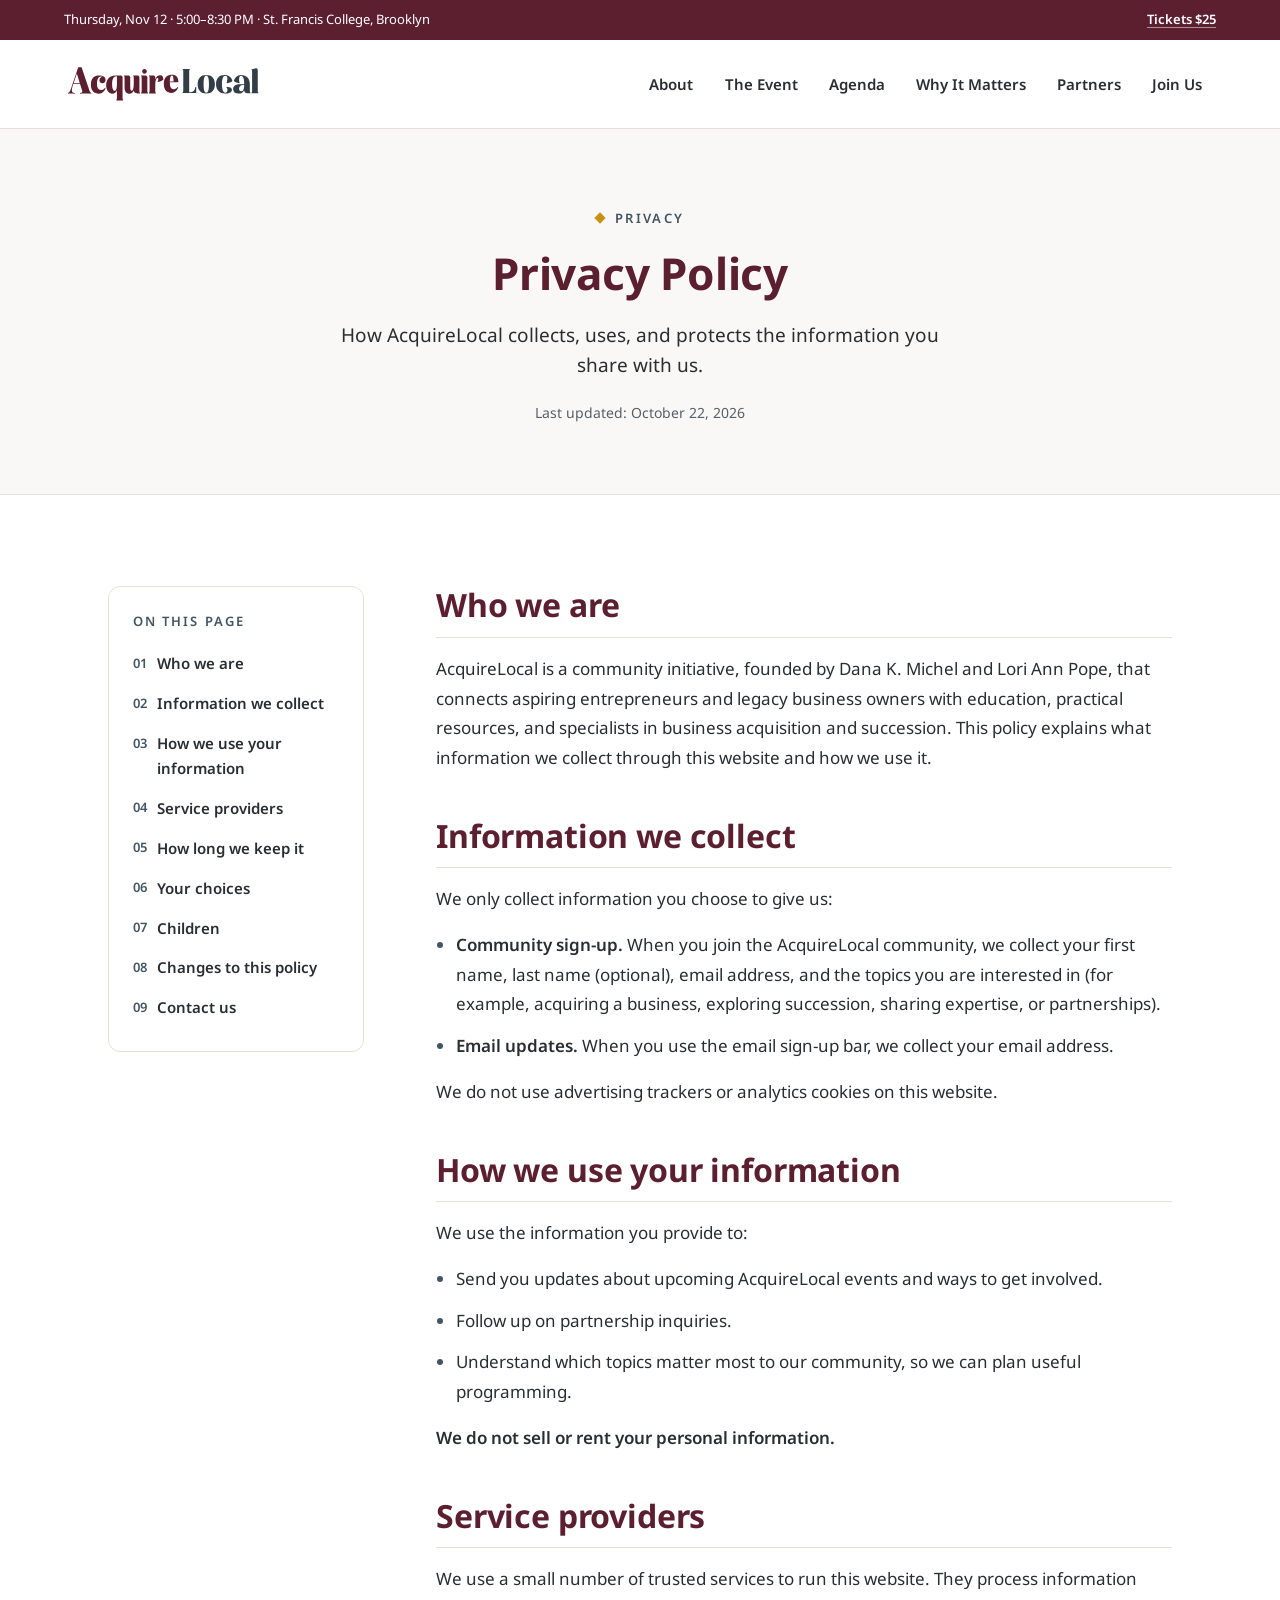
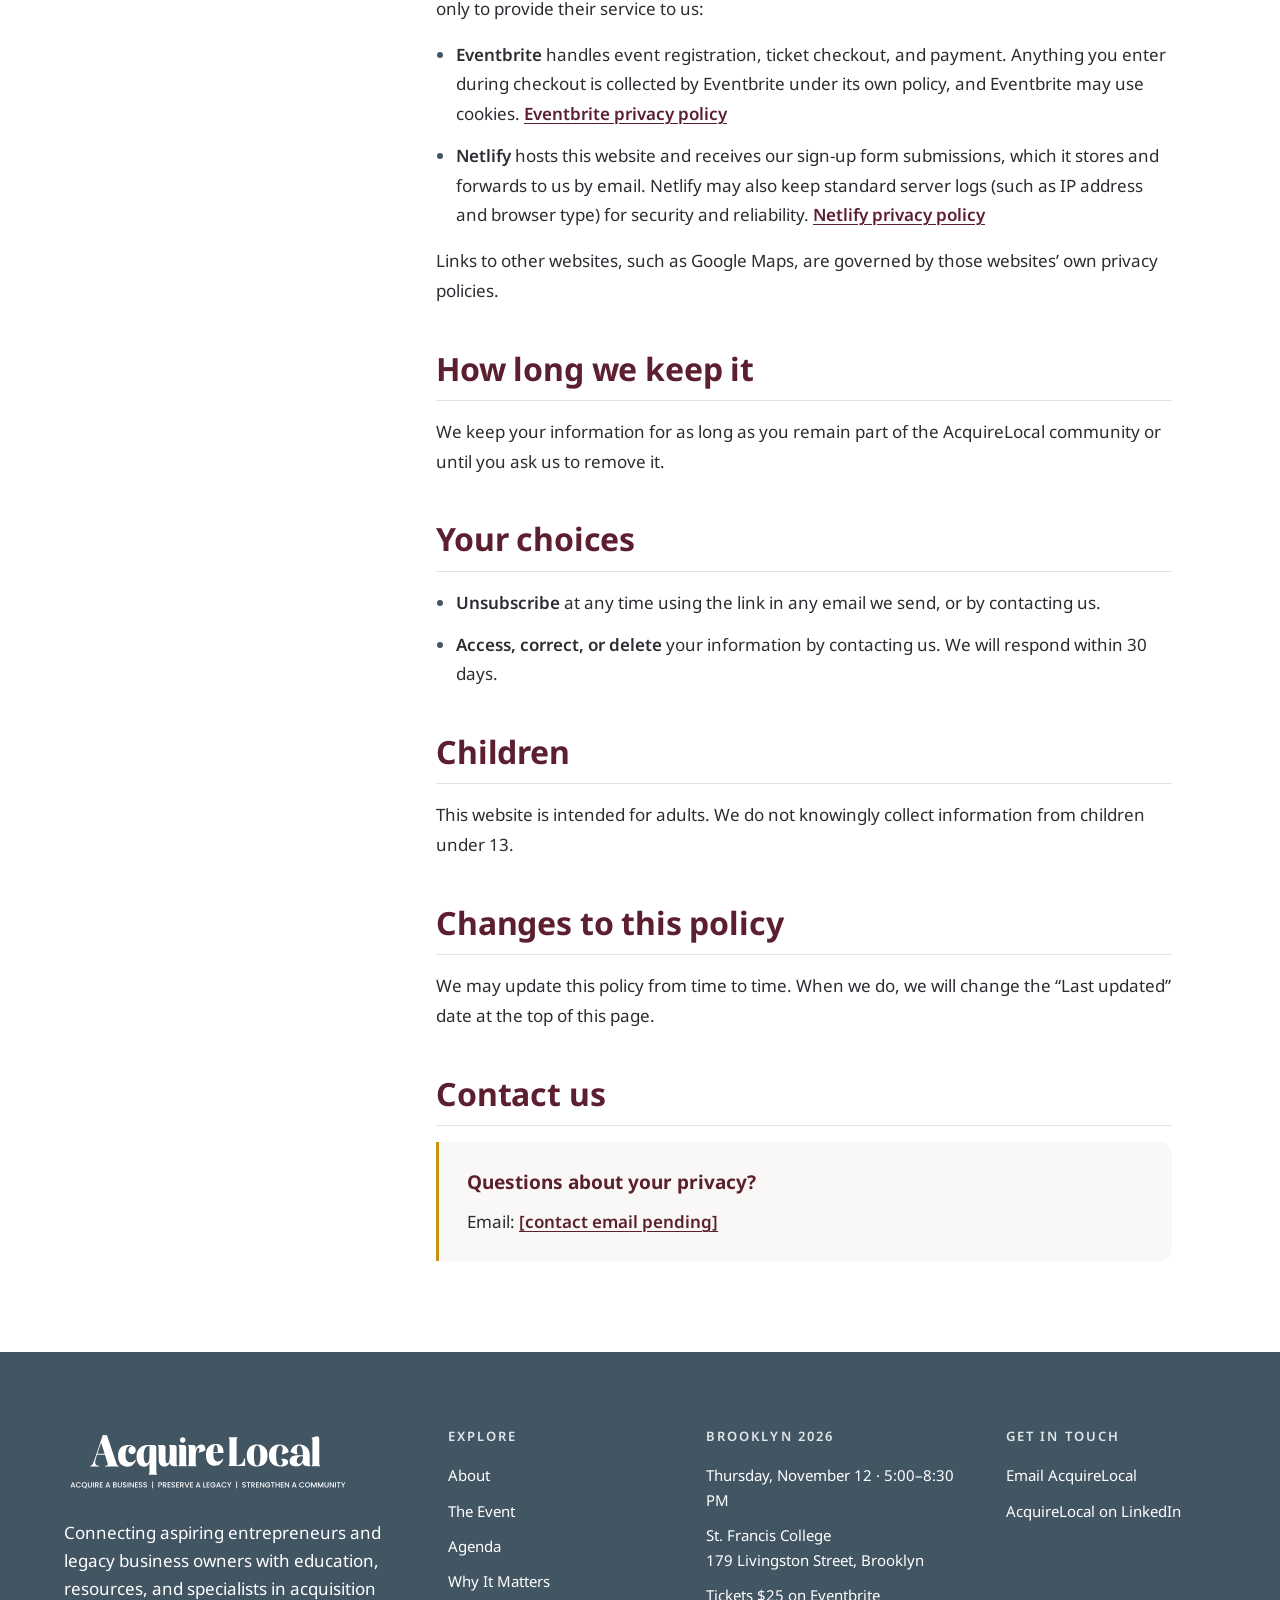
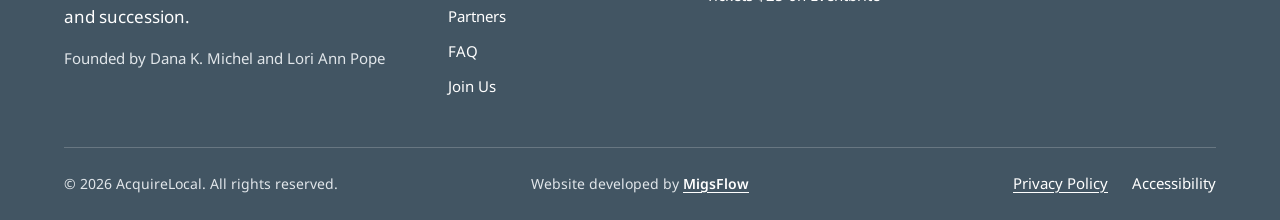
<file: html/privacy.html>
<!DOCTYPE html>
<html lang="en">
<head>
  <meta charset="UTF-8">
  <meta name="viewport" content="width=device-width, initial-scale=1">
  <title>Privacy Policy | AcquireLocal</title>
  <meta name="description" content="How AcquireLocal collects, uses, and protects the information you share with us.">
  <meta name="theme-color" content="#5C1F30">
  <link rel="canonical" href="https://mfebres0919.github.io/AcquireLocal/html/privacy.html">
  <meta property="og:type" content="website">
  <meta property="og:site_name" content="AcquireLocal">
  <meta property="og:title" content="Privacy Policy | AcquireLocal">
  <meta property="og:description" content="How AcquireLocal collects, uses, and protects the information you share with us.">
  <meta property="og:url" content="https://mfebres0919.github.io/AcquireLocal/html/privacy.html">
  <meta property="og:image" content="https://mfebres0919.github.io/AcquireLocal/images/og-image.jpg">
  <meta property="og:image:width" content="1200">
  <meta property="og:image:height" content="630">
  <meta name="twitter:card" content="summary_large_image">
  <link rel="preload" href="../fonts/web/noto-sans-700-normal.woff2" as="font" type="font/woff2" crossorigin>
  <link rel="preload" href="../fonts/web/noto-sans-400-normal.woff2" as="font" type="font/woff2" crossorigin>
  <link rel="stylesheet" href="../css/vendor/lenis.css">
  <link rel="stylesheet" href="../css/global.css">
  <link rel="stylesheet" href="../css/styles.css">
</head>
<body class="page-legal">
  <!-- NOTE: draft privacy policy for client/legal review before launch -->
  <a class="skip-link" href="#main">Skip to main content</a>

  <!-- ============ HEADER: event bar + navigation ============ -->
  <header class="site-header" id="site-header">
    <div class="topbar">
      <div class="container topbar__inner">
        <p class="topbar__event">
          <span class="topbar__full">Thursday, Nov 12 · 5:00–8:30 PM · St. Francis College, Brooklyn</span>
          <span class="topbar__short">Nov 12 · Brooklyn</span>
        </p>
        <a class="topbar__link" data-eventbrite href="https://www.eventbrite.com/e/acquire-local-inaugural-event-tickets-2002596155008?aff=topbar" target="_blank" rel="noopener">
          Tickets $25<span class="visually-hidden"> (opens in a new tab)</span>
        </a>
      </div>
    </div>

    <div class="nav">
      <div class="container nav__inner">
        <a class="nav__logo" href="../index.html">
          <img class="nav__logo-img" src="../images/brand/wordmark.svg" alt="" width="463" height="100">
          <span class="visually-hidden">AcquireLocal home</span>
        </a>

        <button class="nav__toggle" type="button" aria-expanded="false" aria-controls="nav-menu">
          <span class="nav__toggle-bars"></span>
          <span class="visually-hidden">Menu</span>
        </button>

        <nav class="nav__menu" id="nav-menu" aria-label="Main" data-lenis-prevent>
          <ul class="nav__list">
            <li><a class="nav__link" href="../index.html#about"><span class="nav__label">About</span></a></li>
            <li><a class="nav__link" href="../index.html#event"><span class="nav__label">The Event</span></a></li>
            <li><a class="nav__link" href="../index.html#agenda"><span class="nav__label">Agenda</span></a></li>
            <li><a class="nav__link" href="../index.html#why"><span class="nav__label">Why It Matters</span></a></li>
            <li><a class="nav__link" href="../index.html#partners"><span class="nav__label">Partners</span></a></li>
            <li><a class="nav__link" href="../index.html#join"><span class="nav__label">Join Us</span></a></li>
          </ul>
          <div class="nav__aside">

          <!-- Phone menu only: event + contact details -->
          <div class="nav__contact">
            <div class="nav__contact-group">
              <p class="nav__contact-title">Brooklyn · Nov 12, 2026</p>
              <ul class="nav__contact-list">
                <li>
                  <svg class="nav__icon" viewBox="0 0 24 24" aria-hidden="true"><rect x="3" y="5" width="18" height="16" rx="2"/><path d="M3 10h18M8 3v4M16 3v4"/></svg>
                  <span>Thursday, Nov 12 · 5:00–8:30 PM</span>
                </li>
                <li>
                  <svg class="nav__icon" viewBox="0 0 24 24" aria-hidden="true"><path d="M12 21s-7-6.2-7-11.5A7 7 0 0 1 19 9.5C19 14.8 12 21 12 21z"/><circle cx="12" cy="9.5" r="2.5"/></svg>
                  <a href="https://maps.google.com/?q=St.+Francis+College,+179+Livingston+Street,+Brooklyn,+NY" target="_blank" rel="noopener">St. Francis College, 179 Livingston St, Brooklyn<span class="visually-hidden"> (opens map in a new tab)</span></a>
                </li>
              </ul>
            </div>
            <div class="nav__contact-group">
              <p class="nav__contact-title">Get in touch</p>
              <ul class="nav__contact-list">
                <li>
                  <svg class="nav__icon" viewBox="0 0 24 24" aria-hidden="true"><rect x="3" y="5" width="18" height="14" rx="2"/><path d="m3 7 9 6 9-6"/></svg>
                  <!-- TODO: contact email (pending from client — docx footer placeholder) -->
                  <a href="#">Email AcquireLocal</a>
                </li>
                <li>
                  <svg class="nav__icon" viewBox="0 0 24 24" aria-hidden="true"><rect x="3" y="3" width="18" height="18" rx="3"/><path d="M8 10v7M8 7v.01M12 17v-4a2 2 0 0 1 4 0v4M12 10v7"/></svg>
                  <!-- TODO: LinkedIn URL (pending from client — docx footer placeholder) -->
                  <a href="#">AcquireLocal on LinkedIn</a>
                </li>
              </ul>
            </div>
          </div>
          </div>
        </nav>
      </div>
    </div>
  </header>

  <main id="main" tabindex="-1">

    <section class="legal-hero legal-hero--privacy" aria-labelledby="legal-title">
      <div class="container legal-hero__inner">
        <p class="eyebrow">
          Privacy
        </p>
        <h1 class="legal-hero__title" id="legal-title">Privacy Policy</h1>
        <p class="legal-hero__intro">How AcquireLocal collects, uses, and protects the information you share with us.</p>
        <p class="legal-hero__meta">Last updated: <time datetime="2026-10-22">October 22, 2026</time></p>
      </div>
    </section>

    <div class="legal">
      <div class="container legal__grid">
        <nav class="legal__toc" aria-label="On this page">
          <p class="legal__toc-title">On this page</p>
          <ol>
            <li><a href="#who-we-are">Who we are</a></li>
            <li><a href="#what-we-collect">Information we collect</a></li>
            <li><a href="#how-we-use">How we use your information</a></li>
            <li><a href="#service-providers">Service providers</a></li>
            <li><a href="#retention">How long we keep it</a></li>
            <li><a href="#your-choices">Your choices</a></li>
            <li><a href="#children">Children</a></li>
            <li><a href="#changes">Changes to this policy</a></li>
            <li><a href="#contact">Contact us</a></li>
          </ol>
        </nav>

        <div class="legal__body">
          <section class="legal__section" id="who-we-are" aria-labelledby="who-we-are-h">
            <h2 class="legal__h2" id="who-we-are-h">Who we are</h2>
            <p>AcquireLocal is a community initiative, founded by Dana K. Michel and Lori Ann Pope, that connects aspiring entrepreneurs and legacy business owners with education, practical resources, and specialists in business acquisition and succession. This policy explains what information we collect through this website and how we use it.</p>
          </section>

          <section class="legal__section" id="what-we-collect" aria-labelledby="what-we-collect-h">
            <h2 class="legal__h2" id="what-we-collect-h">Information we collect</h2>
            <p>We only collect information you choose to give us:</p>
            <ul class="legal__list">
              <li><strong>Community sign-up.</strong> When you join the AcquireLocal community, we collect your first name, last name (optional), email address, and the topics you are interested in (for example, acquiring a business, exploring succession, sharing expertise, or partnerships).</li>
              <li><strong>Email updates.</strong> When you use the email sign-up bar, we collect your email address.</li>
            </ul>
            <p>We do not use advertising trackers or analytics cookies on this website.</p>
          </section>

          <section class="legal__section" id="how-we-use" aria-labelledby="how-we-use-h">
            <h2 class="legal__h2" id="how-we-use-h">How we use your information</h2>
            <p>We use the information you provide to:</p>
            <ul class="legal__list">
              <li>Send you updates about upcoming AcquireLocal events and ways to get involved.</li>
              <li>Follow up on partnership inquiries.</li>
              <li>Understand which topics matter most to our community, so we can plan useful programming.</li>
            </ul>
            <p><strong>We do not sell or rent your personal information.</strong></p>
          </section>

          <section class="legal__section" id="service-providers" aria-labelledby="service-providers-h">
            <h2 class="legal__h2" id="service-providers-h">Service providers</h2>
            <p>We use a small number of trusted services to run this website. They process information only to provide their service to us:</p>
            <ul class="legal__list">
              <li><strong>Eventbrite</strong> handles event registration, ticket checkout, and payment. Anything you enter during checkout is collected by Eventbrite under its own policy, and Eventbrite may use cookies. <a href="https://www.eventbrite.com/help/en-us/articles/460838/eventbrite-privacy-policy/" target="_blank" rel="noopener">Eventbrite privacy policy<span class="visually-hidden"> (opens in a new tab)</span></a></li>
              <li><strong>Netlify</strong> hosts this website and receives our sign-up form submissions, which it stores and forwards to us by email. Netlify may also keep standard server logs (such as IP address and browser type) for security and reliability. <a href="https://www.netlify.com/privacy/" target="_blank" rel="noopener">Netlify privacy policy<span class="visually-hidden"> (opens in a new tab)</span></a></li>
            </ul>
            <p>Links to other websites, such as Google Maps, are governed by those websites’ own privacy policies.</p>
          </section>

          <section class="legal__section" id="retention" aria-labelledby="retention-h">
            <h2 class="legal__h2" id="retention-h">How long we keep it</h2>
            <p>We keep your information for as long as you remain part of the AcquireLocal community or until you ask us to remove it.</p>
          </section>

          <section class="legal__section" id="your-choices" aria-labelledby="your-choices-h">
            <h2 class="legal__h2" id="your-choices-h">Your choices</h2>
            <ul class="legal__list">
              <li><strong>Unsubscribe</strong> at any time using the link in any email we send, or by contacting us.</li>
              <li><strong>Access, correct, or delete</strong> your information by contacting us. We will respond within 30 days.</li>
            </ul>
          </section>

          <section class="legal__section" id="children" aria-labelledby="children-h">
            <h2 class="legal__h2" id="children-h">Children</h2>
            <p>This website is intended for adults. We do not knowingly collect information from children under 13.</p>
          </section>

          <section class="legal__section" id="changes" aria-labelledby="changes-h">
            <h2 class="legal__h2" id="changes-h">Changes to this policy</h2>
            <p>We may update this policy from time to time. When we do, we will change the “Last updated” date at the top of this page.</p>
          </section>

          <section class="legal__section" id="contact" aria-labelledby="contact-h">
            <h2 class="legal__h2" id="contact-h">Contact us</h2>
            <div class="legal__callout">
              <p class="legal__callout-title">Questions about your privacy?</p>
              <p>Email: <!-- TODO: replace with the client's contact email (pending) --><a href="#">[contact email pending]</a></p>
            </div>
          </section>
        </div>
      </div>
    </div>

  </main>

  <!-- ============ FOOTER ============ -->
  <footer class="footer">
    <div class="container footer__grid">
      <div class="footer__brand">
        <img class="footer__logo" src="../images/brand/logo-tagline-white.svg" alt="AcquireLocal" width="686" height="168" loading="lazy">
        <p>Connecting aspiring entrepreneurs and legacy business owners with education, resources, and specialists in acquisition and succession.</p>
        <p class="footer__founders">Founded by Dana K. Michel and Lori Ann Pope</p>
      </div>

      <div class="footer__col">
        <p class="footer__title">Explore</p>
        <ul>
          <li><a href="../index.html#about">About</a></li>
          <li><a href="../index.html#event">The Event</a></li>
          <li><a href="../index.html#agenda">Agenda</a></li>
          <li><a href="../index.html#why">Why It Matters</a></li>
          <li><a href="../index.html#partners">Partners</a></li>
          <li><a href="faq.html">FAQ</a></li>
          <li><a href="../index.html#join">Join Us</a></li>
        </ul>
      </div>

      <div class="footer__col">
        <p class="footer__title">Brooklyn 2026</p>
        <ul>
          <li>Thursday, November 12 · 5:00–8:30 PM</li>
          <li>St. Francis College<br>179 Livingston Street, Brooklyn</li>
          <li><a data-eventbrite href="https://www.eventbrite.com/e/acquire-local-inaugural-event-tickets-2002596155008?aff=footer" target="_blank" rel="noopener">Tickets $25 on Eventbrite<span class="visually-hidden"> (opens in a new tab)</span></a></li>
        </ul>
      </div>

      <div class="footer__col">
        <p class="footer__title">Get in touch</p>
        <ul>
          <!-- TODO: contact email + LinkedIn URL (pending from client — docx footer placeholders) -->
          <li><a href="#">Email AcquireLocal</a></li>
          <li><a href="#">AcquireLocal on LinkedIn</a></li>
        </ul>
      </div>
    </div>

    <div class="container footer__bottom">
      <p>© 2026 AcquireLocal. All rights reserved.</p>
      <p class="footer__credit">Website developed by <a href="https://migsflow.com" target="_blank" rel="noopener"><span class="footer__credit-name">MigsFlow</span><span class="visually-hidden"> (opens in a new tab)</span></a></p>
      <ul>
        <li><a href="privacy.html" aria-current="page">Privacy Policy</a></li>
        <li><a href="accessibility.html">Accessibility</a></li>
      </ul>
    </div>
  </footer>

  <!-- Announces the Eventbrite order confirmation (filled by eventbrite-checkout.js) -->
  <div class="toast" role="status" aria-live="polite" data-toast></div>

  <a class="to-top" href="#main" data-to-top>
    <svg viewBox="0 0 24 24" aria-hidden="true" focusable="false"><path d="M12 19V5M5 12l7-7 7 7"/></svg>
    <span class="visually-hidden">Back to top</span>
  </a>

  <script src="../javascript/vendor/lenis.min.js" defer></script>
  <script src="../javascript/smooth-scroll.js" defer></script>
  <script src="../javascript/nav.js" defer></script>
  <script src="../javascript/active-nav.js" defer></script>
  <script src="../javascript/to-top.js" defer></script>
  <script src="../javascript/eventbrite-checkout.js" defer></script>
</body>
</html>
</file>
<file: css/vendor/lenis.css>
html.lenis,html.lenis body{height:auto}.lenis:not(.lenis-autoToggle).lenis-stopped{overflow:clip}.lenis.lenis-smooth [data-lenis-prevent]{overscroll-behavior:contain}.lenis.lenis-smooth iframe{pointer-events:none}.lenis.lenis-autoToggle{transition-property:overflow;transition-duration:1ms;transition-behavior:allow-discrete}
</file>
<file: css/global.css>
/* ==========================================================================
   AcquireLocal — global.css
   Fonts, design tokens, reset, base type, shared utilities and buttons.
   Section styles live in styles.css. Mobile-first: base = phone, then
   min-width breakpoints at 48em (768px) and 64em (1024px).

   Look and feel follows the client's Partnership Deck (Oct 2026): plenty of
   white space, burgundy primary, slate blue-gray secondary, gold only as a
   thin accent, classic sans-serif type, simple understated buttons.
   ========================================================================== */

/* ---------- Fonts (self-hosted, latin subset) ----------
   Noto Sans is the typeface used throughout the Partnership Deck.
   Playfair Display Black is the wordmark only (outlined in the logo SVGs, not loaded). */
@font-face {
  font-family: "Noto Sans";
  src: url("../fonts/web/noto-sans-400-normal.woff2") format("woff2");
  font-weight: 400;
  font-style: normal;
  font-display: swap;
}
@font-face {
  font-family: "Noto Sans";
  src: url("../fonts/web/noto-sans-400-italic.woff2") format("woff2");
  font-weight: 400;
  font-style: italic;
  font-display: swap;
}
@font-face {
  font-family: "Noto Sans";
  src: url("../fonts/web/noto-sans-600-normal.woff2") format("woff2");
  font-weight: 600;
  font-style: normal;
  font-display: swap;
}
@font-face {
  font-family: "Noto Sans";
  src: url("../fonts/web/noto-sans-700-normal.woff2") format("woff2");
  font-weight: 700;
  font-style: normal;
  font-display: swap;
}

/* ---------- Tokens (colours sampled from the Partnership Deck) ---------- */
:root {
  /* Brand */
  --burgundy: #5C1F30;        /* primary: headlines, buttons, emphasis panels */
  --burgundy-dark: #4A1826;   /* button hover */
  --slate: #425563;           /* secondary: labels, charts, footer */
  --slate-dark: #34444F;      /* footer bottom strip */
  --gold: #C69214;            /* thin accents only: rules, diamonds (not for text on white: 2.8:1) */
  --gold-on-dark: #E3B95C;    /* small gold labels on burgundy or slate (6.7:1 on burgundy) */

  /* Surfaces */
  --white: #FFFFFF;
  --surface: #F9F8F6;         /* the deck's off-white slide ground */
  --line: #E4E1DC;            /* card borders, dividers */
  --field-line: #858F97;      /* form field borders, 3.3:1 on white (WCAG 1.4.11) */

  /* Roles */
  --bg: var(--white);
  --ink: #2A2D31;             /* body copy, 13.8:1 on white */
  --ink-muted: #56606A;       /* secondary copy, 6.0:1 on the off-white */
  --ink-on-dark: #FFFFFF;
  --ink-on-burgundy-muted: #E9DADF;   /* 9.2:1 on burgundy */
  --ink-on-slate-muted: #E1E6EA;
  --focus: var(--slate);

  /* Type */
  --font-head: "Noto Sans", system-ui, -apple-system, "Segoe UI", sans-serif;
  --font-body: "Noto Sans", system-ui, -apple-system, "Segoe UI", sans-serif;

  --fs-title: clamp(2.125rem, 1.5rem + 2.6vw, 3.25rem);  /* hero headline */
  --fs-h1:    clamp(1.875rem, 1.4rem + 2vw, 2.75rem);    /* section titles */
  --fs-h2:    clamp(1.5rem, 1.25rem + 1vw, 2rem);
  --fs-h3:    1.375rem;
  --fs-h4:    1.1875rem;
  --fs-lead:  clamp(1.125rem, 1rem + .5vw, 1.375rem);
  --fs-body-lg: 1.1875rem;
  --fs-body:  1.0625rem;
  --fs-small: .875rem;
  --fs-eyebrow: .8125rem;

  /* Layout */
  --container: 76rem;
  --sticky-top: 7.5rem;       /* sticky columns sit just below the fixed nav */
  --gutter: 1.25rem;
  --section-y: clamp(4.5rem, 3.5rem + 5vw, 8rem);   /* generous white space between sections */
  --radius: .75rem;           /* cards and photos */
  --radius-sm: .25rem;        /* buttons and fields */
  --shadow: 0 1px 2px rgba(42, 45, 49, .05), 0 8px 24px -16px rgba(42, 45, 49, .18);
  --ease: cubic-bezier(.22, .61, .36, 1);
}

@media (min-width: 48em) {
  :root { --gutter: 2rem; }
}

/* ---------- Reset ---------- */
*, *::before, *::after { box-sizing: border-box; }

html {
  -webkit-text-size-adjust: 100%;
  text-size-adjust: 100%;
  scroll-behavior: smooth;
  scroll-padding-top: 8.5rem;   /* keeps anchors + keyboard focus clear of the sticky header (WCAG 2.4.11) */
}
/* Lenis does its own smoothing; CSS smooth scroll on top would fight it */
html.lenis.lenis-smooth { scroll-behavior: auto; }

body {
  margin: 0;
  background: var(--bg);
  color: var(--ink);
  font-family: var(--font-body);
  font-size: var(--fs-body);
  line-height: 1.65;
  -webkit-font-smoothing: antialiased;
}

h1, h2, h3, h4, p, ul, ol, figure { margin: 0; }
ul[class], ol[class] { list-style: none; padding: 0; }
img, svg, picture { display: block; max-width: 100%; height: auto; }
button { font: inherit; color: inherit; cursor: pointer; }
a { color: inherit; }
strong { font-weight: 600; }

h1, h2, h3, h4 {
  font-family: var(--font-head);
  font-weight: 700;
  line-height: 1.2;
  letter-spacing: -0.005em;
  color: var(--burgundy);
  text-wrap: balance;
}

/* Type styles as reusable classes, so section markup can keep correct
   heading levels (one h1 per page) and still pick the right look. */
.t-title { font-size: var(--fs-title); line-height: 1.15; }
.t-h1    { font-size: var(--fs-h1); line-height: 1.18; }
.t-h2    { font-size: var(--fs-h2); line-height: 1.22; }
.t-h3    { font-size: var(--fs-h3); line-height: 1.3; }
.t-h4    { font-size: var(--fs-h4); line-height: 1.35; }
.t-lead  { font-size: var(--fs-lead); line-height: 1.55; }
.t-body-lg { font-size: var(--fs-body-lg); line-height: 1.6; }

/* ---------- Accessibility helpers ---------- */
.visually-hidden {
  position: absolute !important;
  width: 1px; height: 1px;
  padding: 0; margin: -1px;
  overflow: hidden;
  clip: rect(0 0 0 0);
  white-space: nowrap;
  border: 0;
}

.skip-link {
  position: absolute;
  top: .75rem; left: .75rem;
  z-index: 1000;
  padding: .75rem 1.25rem;
  background: var(--burgundy);
  color: #fff;
  font-weight: 600;
  border-radius: var(--radius-sm);
  transform: translateY(-200%);
  transition: transform .2s var(--ease);
}
.skip-link:focus { transform: translateY(0); }

:focus-visible {
  outline: 3px solid var(--focus);
  outline-offset: 3px;
}
main:focus { outline: none; }

/* ---------- Layout ---------- */
.container {
  width: 100%;
  max-width: var(--container);
  margin-inline: auto;
  padding-inline: var(--gutter);
}

/* ---------- Eyebrow (deck style: small gold diamond + spaced slate capitals) ---------- */
.eyebrow {
  display: inline-flex;
  align-items: center;
  gap: .7rem;
  font-family: var(--font-head);
  font-weight: 600;
  font-size: var(--fs-eyebrow);
  line-height: 1.4;
  letter-spacing: .18em;
  text-transform: uppercase;
  color: var(--slate);
}
.eyebrow::before {
  content: "";
  flex-shrink: 0;
  width: .5rem;
  height: .5rem;
  background: var(--gold);
  transform: rotate(45deg);
}
.eyebrow--light { color: var(--ink-on-burgundy-muted); }
.eyebrow--light::before { background: var(--gold-on-dark); }

/* Short gold rule (the deck's divider under card headings) */
.rule {
  display: block;
  width: 3rem;
  height: 3px;
  background: var(--gold);
}

/* ---------- Buttons (simple and understated) ---------- */
.btn {
  display: inline-flex;
  align-items: center;
  justify-content: center;
  gap: .5rem;
  min-height: 2.875rem;              /* 46px touch target */
  padding: .65rem 1.5rem;
  border: 1px solid transparent;
  border-radius: var(--radius-sm);
  font-family: var(--font-head);
  font-weight: 600;
  font-size: 1rem;
  line-height: 1.2;
  text-align: center;
  text-decoration: none;
  transition: background-color .2s var(--ease), color .2s var(--ease), border-color .2s var(--ease);
}
.btn--lg { min-height: 3.125rem; padding: .8rem 1.75rem; }

/* Primary: solid burgundy */
.btn--primary { background: var(--burgundy); border-color: var(--burgundy); color: #fff; }
.btn--primary:hover { background: var(--burgundy-dark); border-color: var(--burgundy-dark); }

/* Secondary: thin slate outline */
.btn--secondary { background: transparent; border-color: var(--slate); color: var(--slate); }
.btn--secondary:hover { background: var(--slate); color: #fff; }

/* On burgundy or slate: white outline */
.btn--light { background: transparent; border-color: rgba(255, 255, 255, .8); color: #fff; }
.btn--light:hover { background: #fff; color: var(--burgundy); }

/* ---------- Form status message (filled by signup.js) ---------- */
.signup__status:empty { display: none; }
.signup__status { font-weight: 600; font-size: .9375rem; }
.signup__status.is-success { color: #24685C; }
.signup__status.is-error { color: var(--burgundy); }

/* ---------- Reduced motion ---------- */
@media (prefers-reduced-motion: reduce) {
  html { scroll-behavior: auto; }
  *, *::before, *::after {
    animation-duration: .01ms !important;
    animation-iteration-count: 1 !important;
    transition-duration: .01ms !important;
  }
}

/* ---------- Decorative symbols drawn in CSS ----------
   Arrows and the required-field asterisk are generated content with empty
   alt text ( / "" ), so they show on screen but screen readers skip them.
   The first declaration is a fallback for browsers without alt-text support. */
.glyph::before {
  content: attr(data-icon);
  content: attr(data-icon) / "";
}
.glyph { display: inline-block; }
.req::before {
  content: "*";
  content: "*" / "";
}
</file>
<file: css/styles.css>
/* ==========================================================================
   AcquireLocal — styles.css
   Section styles, in page order. Mobile-first.
   Visual guide: the client's Partnership Deck. White and off-white grounds,
   white cards with a thin border, burgundy for emphasis panels, slate for
   labels, gold only as thin rules and small diamonds. No patterns, waves,
   illustrations or decorative motion.
   ========================================================================== */

/* Header height (event bar + nav bar): the hero starts below it */
:root { --header-h: 7.0625rem; }
@media (min-width: 75em) { :root { --header-h: 8.0625rem; } }

/* ==========================================================================
   1. Header — event bar + navigation
   ========================================================================== */
.site-header {
  position: fixed;
  inset: 0 0 auto;
  z-index: 100;
}

/* ---------- Event bar ---------- */
.topbar {
  background: var(--burgundy);
  color: #fff;
  font-size: .8125rem;
  overflow: hidden;
  max-height: 3rem;
  transition: max-height .3s var(--ease);
}
.topbar__inner {
  display: flex;
  align-items: center;
  justify-content: space-between;
  gap: 1rem;
  min-height: 2.5rem;
}
.topbar__full { display: none; }
.topbar__link {
  display: inline-flex;
  align-items: center;
  min-height: 2.5rem;
  font-weight: 600;
  color: #fff;
  text-decoration: underline;
  text-decoration-color: rgba(255, 255, 255, .5);
  text-underline-offset: 3px;
  white-space: nowrap;
}
.topbar__link:hover { text-decoration-color: #fff; }

@media (min-width: 48em) {
  .topbar__full { display: inline; }
  .topbar__short { display: none; }
}

/* ---------- Nav bar (always white) ---------- */
.nav {
  position: relative;
  background: var(--white);
  border-bottom: 1px solid var(--line);
  transition: box-shadow .3s var(--ease);
}
.nav__inner {
  display: flex;
  align-items: center;
  justify-content: space-between;
  gap: 1.5rem;
  min-height: 4.5rem;
}
.nav__logo {
  position: relative;
  z-index: 2;
  display: block;
  width: 10.5rem;
  flex-shrink: 0;
}

/* Scrolled: event bar tucks away, soft shadow under the nav */
.site-header.is-scrolled .topbar { max-height: 0; }
.site-header.is-scrolled .nav { box-shadow: 0 8px 24px -16px rgba(42, 45, 49, .25); }

/* ---------- Mobile toggle ---------- */
.nav__toggle {
  position: relative;
  z-index: 2;
  display: grid;
  place-items: center;
  width: 2.75rem;
  height: 2.75rem;
  padding: 0;
  background: var(--white);
  border: 1px solid var(--line);
  border-radius: var(--radius-sm);
  color: var(--burgundy);
}
.nav__toggle:hover { border-color: var(--slate); }
.nav__toggle-bars,
.nav__toggle-bars::before,
.nav__toggle-bars::after {
  display: block;
  width: 1.125rem;
  height: 2px;
  background: currentColor;
  border-radius: 2px;
  transition: transform .25s var(--ease), background-color .25s var(--ease);
}
.nav__toggle-bars { position: relative; }
.nav__toggle-bars::before,
.nav__toggle-bars::after { content: ""; position: absolute; left: 0; }
.nav__toggle-bars::before { top: -6px; }
.nav__toggle-bars::after  { top: 6px; }
.nav__toggle[aria-expanded="true"] .nav__toggle-bars { background: transparent; }
.nav__toggle[aria-expanded="true"] .nav__toggle-bars::before { transform: translateY(6px) rotate(45deg); }
.nav__toggle[aria-expanded="true"] .nav__toggle-bars::after  { transform: translateY(-6px) rotate(-45deg); }

/* ---------- Mobile / tablet panel ----------
   A dropdown under the header bar, only as tall as its content (scrolls if the
   screen is short). The page behind is dimmed; tapping it closes the menu. */
.nav__menu {
  position: absolute;
  top: 100%;
  left: 0; right: 0;
  z-index: 1;
  display: flex;
  flex-direction: column;
  gap: 1.5rem;
  max-height: calc(100dvh - 4.5rem);
  padding: .5rem var(--gutter) 1.5rem;
  overflow-y: auto;
  overscroll-behavior: contain;
  background: var(--white);
  border-top: 1px solid var(--line);
  box-shadow: 0 24px 48px -24px rgba(42, 45, 49, .35);
  visibility: hidden;
  clip-path: inset(0 0 100% 0);
  transition: clip-path .4s cubic-bezier(.65, 0, .35, 1), visibility 0s linear .4s;
}
.nav__menu.is-open {
  visibility: visible;
  clip-path: inset(0 0 0 0);
  transition: clip-path .45s cubic-bezier(.65, 0, .35, 1), visibility 0s;
}

/* Dimmed page behind the open menu */
.site-header::after {
  content: "";
  position: fixed;
  inset: 0;
  z-index: -1;
  background: rgba(42, 45, 49, .45);
  opacity: 0;
  visibility: hidden;
  transition: opacity .3s var(--ease), visibility 0s linear .3s;
}
.site-header.menu-open::after {
  opacity: 1;
  visibility: visible;
  transition: opacity .3s var(--ease), visibility 0s;
}

.nav__list li { position: relative; border-bottom: 1px solid var(--line); }

.nav__link {
  display: flex;
  align-items: center;
  padding: 1rem 0;
  font-family: var(--font-head);
  font-weight: 600;
  font-size: 1.1875rem;
  line-height: 1.25;
  color: var(--ink);
  text-decoration: none;
}
.nav__label { flex: 1; }
.nav__link:hover { color: var(--burgundy); }

/* Event + contact block */
.nav__contact {
  display: grid;
  gap: 1.5rem;
  padding: 1.5rem;
  background: var(--surface);
  border: 1px solid var(--line);
  border-radius: var(--radius);
}
.nav__contact-title {
  margin-bottom: .75rem;
  font-weight: 600;
  font-size: var(--fs-eyebrow);
  letter-spacing: .16em;
  text-transform: uppercase;
  color: var(--slate);
}
.nav__contact-list { display: grid; gap: .65rem; }
.nav__contact-list li {
  display: flex;
  align-items: flex-start;
  gap: .75rem;
  font-size: .9375rem;
  line-height: 1.45;
}
.nav__contact-list a {
  padding-block: .2rem;        /* ≥24px tap target */
  text-decoration: underline;
  text-decoration-color: var(--field-line);
  text-underline-offset: 3px;
}
.nav__contact-list a:hover { color: var(--burgundy); text-decoration-color: currentColor; }
.nav__icon {
  flex-shrink: 0;
  width: 1.125rem;
  height: 1.125rem;
  margin-top: .15rem;
  fill: none;
  stroke: var(--slate);
  stroke-width: 1.75;
  stroke-linecap: round;
  stroke-linejoin: round;
}

/* Gentle fade-in of the panel contents (closing is instant) */
.nav__list,
.nav__aside {
  opacity: 0;
  transition: opacity .15s var(--ease);
}
.nav__menu.is-open .nav__list,
.nav__menu.is-open .nav__aside {
  opacity: 1;
  transition: opacity .35s var(--ease) .15s;
}

.site-header.menu-open .topbar { max-height: 0; }
body.menu-locked { overflow: hidden; }

/* Button + contact card wrapper: only a real box on tablets (below), invisible elsewhere */
.nav__aside { display: contents; }

/* Tablet / small laptop: two columns — links left, button + contact card right */
@media (min-width: 48em) and (max-width: 74.99em) {
  .nav__menu {
    display: grid;
    grid-template-columns: minmax(0, 1.25fr) minmax(0, 1fr);
    column-gap: clamp(2rem, 1rem + 3vw, 4rem);
    padding-top: 1.5rem;
    max-height: calc(100dvh - 5rem);
  }
  .nav__aside { display: grid; gap: 1.25rem; align-content: start; }
}

/* ---------- Desktop nav (75em / 1200px: below this the links + button don't fit on one line) ---------- */
@media (min-width: 75em) {
  .nav__inner { min-height: 5.5rem; }
  .nav__logo { width: 12.5rem; }
  .nav__toggle { display: none; }

  .nav__menu {
    position: static;
    flex-direction: row;
    align-items: center;
    gap: 2rem;
    max-height: none;
    padding: 0;
    overflow: visible;
    background: none;
    border: 0;
    box-shadow: none;
    visibility: visible;
    clip-path: none;
    transition: none;
  }
  .site-header::after,
  .nav__contact { display: none; }
  .nav__list,
  .nav__aside { opacity: 1; transition: none; }
  .nav__aside { display: none; }

  .nav__list { display: flex; gap: .25rem; }
  .nav__list li { border: 0; }

  .nav__link {
    position: relative;
    display: block;
    padding: .75rem .85rem;
    white-space: nowrap;
    font-size: .9375rem;
  }
  .nav__link::after {          /* thin gold underline on hover and for the current section */
    content: "";
    position: absolute;
    left: .85rem; right: .85rem; bottom: .4rem;
    height: 2px;
    background: var(--gold);
    transform: scaleX(0);
    transform-origin: left;
    transition: transform .25s var(--ease);
  }
  .nav__link:hover::after { transform: scaleX(1); }
}

/* ---------- Current section (set by active-nav.js) ---------- */
.nav__link[aria-current] { color: var(--burgundy); }
.nav__link[aria-current]::before {            /* phone panel: burgundy bar on the active row */
  content: "";
  position: absolute;
  left: calc(var(--gutter) * -1);
  top: 25%; bottom: 25%;
  width: 3px;
  background: var(--burgundy);
}
@media (min-width: 75em) {
  .nav__link[aria-current]::before { display: none; }
  .nav__link[aria-current]::after { transform: scaleX(1); }
}

/* ==========================================================================
   2. Hero — copy on white (left), rotating photos (right)
   Phones: copy first, photo below it.
   ========================================================================== */
.hero {
  padding-top: var(--header-h);
  background: var(--white);
}

.hero__copy {
  display: flex;
  flex-direction: column;
  align-items: flex-start;
  padding: clamp(2.5rem, 2rem + 3vw, 4rem) var(--gutter) clamp(2.5rem, 2rem + 2vw, 3.5rem);
}
/* The logo appears once, in the nav; the hero opens with a short gold rule + headline */
.hero__title {
  max-width: 18ch;
  margin-top: clamp(1.25rem, 1rem + 1vw, 1.75rem);
  font-size: var(--fs-title);
  line-height: 1.15;
}
.hero__actions {
  display: flex;
  flex-wrap: wrap;
  gap: .75rem;
  margin-top: 2rem;
}

/* Event bar (burgundy, like the deck's cover slide) */
.hero__bar {
  align-self: stretch;
  display: grid;
  gap: .35rem;
  margin-top: clamp(2rem, 1.5rem + 2vw, 3rem);
  padding: 1.1rem 1.5rem 1.2rem;
  border-radius: var(--radius);
  background: var(--burgundy);
  color: #fff;
}
.hero__bar-label {
  font-weight: 600;
  font-size: var(--fs-eyebrow);
  letter-spacing: .12em;
  text-transform: uppercase;
  color: var(--gold-on-dark);
}
/* Date · time on one line, the venue on the next */
.hero__details {
  font-size: .9375rem;
  line-height: 1.55;
}
.hero__details li { display: inline; white-space: nowrap; }
.hero__details li:nth-child(2)::before {
  content: " · ";
  content: " · " / "";
  color: var(--ink-on-burgundy-muted);
}
.hero__details li:nth-child(3) { display: block; white-space: normal; color: var(--ink-on-burgundy-muted); }

/* ---------- Photos ---------- */
.hero__media {
  position: relative;
  aspect-ratio: 4 / 3;
  overflow: hidden;
  background: var(--surface);
}
.hero__slides { position: absolute; inset: 0; }
.hero__slide {
  position: absolute;
  inset: 0;
  opacity: 0;
  transition: opacity 1.6s ease-in-out;
}
.hero__slide.is-active { opacity: 1; }
.hero__slide img {
  width: 100%;
  height: 100%;
  object-fit: cover;
  will-change: transform;
}

/* Very slow, slight zoom while each photo is on screen (7s hold + 1.6s fade).
   .is-leaving keeps the outgoing photo moving while it fades. */
.hero__slide.is-active img,
.hero__slide.is-leaving img { animation: hero-zoom 9.5s linear forwards; }
.hero.is-paused .hero__slide img { animation-play-state: paused; }
@keyframes hero-zoom {
  from { transform: scale(1); }
  to   { transform: scale(1.05); }
}

/* Per-photo focal points (keep faces in frame however the box is cropped) */
.hero__slide:nth-child(1) img { object-position: 50% 34%; }   /* shop owner in yellow */
.hero__slide:nth-child(2) img { object-position: 68% 20%; }   /* owner with tablet, right of centre */
.hero__slide:nth-child(3) img { object-position: 64% 22%; }   /* owner at the counter */
.hero__slide:nth-child(4) img { object-position: 40% 10%; }   /* couple at the produce stand */

/* ---------- Slide controls ---------- */
.hero__controls {
  position: absolute;
  right: 1rem;
  bottom: 1rem;
  display: flex;
  align-items: center;
  gap: .25rem;
  padding: 0 .25rem 0 .5rem;
  border-radius: var(--radius-sm);
  background: rgba(255, 255, 255, .94);
  box-shadow: var(--shadow);
}
.hero__dots { display: flex; }
.hero__dot {
  position: relative;
  width: 2.25rem;      /* 36px wide × 44px tall hit area */
  height: 2.75rem;
  padding: 0;
  background: none;
  border: 0;
}
.hero__dot::before {
  content: "";
  position: absolute;
  top: 50%; left: 50%;
  width: .625rem; height: .625rem;
  border: 1.5px solid var(--slate);
  border-radius: 50%;
  transform: translate(-50%, -50%);
  transition: background-color .25s var(--ease);
}
.hero__dot.is-active::before { background: var(--burgundy); border-color: var(--burgundy); }

.hero__pause {
  display: inline-flex;
  align-items: center;
  gap: .5rem;
  min-height: 2.75rem;
  padding: .4rem .75rem;
  background: transparent;
  border: 0;
  border-left: 1px solid var(--line);
  color: var(--slate);
  font-size: .8125rem;
  font-weight: 600;
}
.hero__pause:hover { color: var(--burgundy); }
.hero__pause-label { white-space: nowrap; }

/* Small phones: icon-only button (label stays available to screen readers) */
@media (max-width: 29.99em) {
  .hero__pause { width: 2.75rem; padding: 0; justify-content: center; }
  .hero__pause-label {
    position: absolute;
    width: 1px; height: 1px;
    overflow: hidden;
    clip: rect(0 0 0 0);
  }
}

/* Pause icon = two bars; play icon = triangle */
.hero__pause-icon { position: relative; width: .75rem; height: .75rem; }
.hero__pause-icon::before,
.hero__pause-icon::after {
  content: "";
  position: absolute;
  top: 0;
  width: 3px; height: 100%;
  background: currentColor;
  border-radius: 1px;
}
.hero__pause-icon::before { left: 1px; }
.hero__pause-icon::after  { right: 1px; }
.hero__pause[aria-pressed="true"] .hero__pause-icon::after { display: none; }
.hero__pause[aria-pressed="true"] .hero__pause-icon::before {
  left: 1px;
  width: 0; height: 0;
  background: none;
  border-style: solid;
  border-width: 6px 0 6px 10px;
  border-color: transparent transparent transparent currentColor;
}

/* Nothing to control without JS, or with one photo (reduced motion) */
.hero:not(.is-rotating) .hero__controls { display: none; }

@media (min-width: 48em) {
  .hero__media { aspect-ratio: 16 / 10; }
}

/* ---------- Desktop: two columns, copy aligned to the page container ---------- */
@media (min-width: 64em) {
  .hero {
    display: grid;
    grid-template-columns: minmax(0, 1fr) minmax(0, 1fr);
    min-height: min(100svh, 58rem);
  }
  .hero__copy {
    justify-content: center;
    padding-block: 4rem;
    padding-left: max(var(--gutter), calc((100vw - var(--container)) / 2 + var(--gutter)));
    padding-right: clamp(2.5rem, 1rem + 3vw, 5rem);
  }
  .hero__media { aspect-ratio: auto; }
  .hero__controls { right: 1.5rem; bottom: 1.5rem; }
}

@media (prefers-reduced-motion: reduce) {
  .hero__slide img { animation: none !important; transform: none; }
}

/* ==========================================================================
   Shared section rhythm
   ========================================================================== */
.about,
.event,
.agenda,
.why,
.partners,
.join { padding-block: var(--section-y); }

/* About white · Event off-white · Agenda white · Why off-white · Partners white · Join off-white */
.event,
.why,
.join { background: var(--surface); }

/* Lead paragraphs under section headlines */
.about__text,
.event__text,
.why__text,
.partners__text {
  font-size: var(--fs-body-lg);
  line-height: 1.65;
  color: var(--ink);
}

/* ==========================================================================
   3. About — "One generation is asking…"
   ========================================================================== */
.about__intro { display: grid; gap: 1.25rem; }

.about__pair {
  display: grid;
  gap: 2rem;
  margin-top: clamp(3rem, 2.5rem + 2vw, 4.5rem);
}
.about__photo { margin: 0; }
.about__photo picture {
  display: block;
  aspect-ratio: 4 / 3;
  overflow: hidden;
  border-radius: var(--radius);
}
.about__photo img { width: 100%; height: 100%; object-fit: cover; }
.about__photo:first-of-type img { object-position: 28% 35%; }   /* her face (left) + hands with tablet */
.about__photo:last-of-type img { object-position: 40% 40%; }    /* owner at her laptop */
.about__tag {
  margin-top: .9rem;
  font-weight: 600;
  font-size: var(--fs-eyebrow);
  letter-spacing: .16em;
  text-transform: uppercase;
  color: var(--slate);
}

@media (min-width: 48em) {
  .about__pair { grid-template-columns: 1fr 1fr; gap: 1.5rem; }
}

/* Acquisition focus: big figure, thin gold rule, copy (the deck's slide 2 footer strip) */
.focus {
  display: grid;
  gap: 1.25rem;
  margin-top: clamp(3rem, 2.5rem + 2vw, 4.5rem);
  padding-top: clamp(2rem, 1.5rem + 2vw, 3rem);
  border-top: 1px solid var(--line);
}
.focus__figure { display: grid; gap: .3rem; }
.focus__label {
  font-weight: 600;
  font-size: var(--fs-eyebrow);
  letter-spacing: .16em;
  text-transform: uppercase;
  color: var(--slate);
}
.focus__num {
  font-weight: 700;
  font-size: clamp(2.25rem, 1.75rem + 2vw, 3.25rem);
  line-height: 1.1;
  color: var(--burgundy);
  white-space: nowrap;
}
.focus__copy {
  display: grid;
  gap: .6rem;
  max-width: 50rem;
  padding-left: 1.25rem;
  border-left: 3px solid var(--gold);
  color: var(--ink-muted);
}
.focus__lead { font-weight: 600; font-size: var(--fs-body-lg); color: var(--burgundy); }
@media (min-width: 64em) {
  .focus { grid-template-columns: auto minmax(0, 1fr); align-items: center; column-gap: 3rem; }
}
@media (min-width: 64em) {
  .about__intro {
    grid-template-columns: minmax(0, 1.25fr) minmax(0, 1fr);
    column-gap: clamp(3rem, 1rem + 4vw, 5.5rem);
    align-items: start;
  }
  .about__eyebrow { grid-column: 1 / -1; }
  .about__copy { padding-top: .4rem; }
}

/* ==========================================================================
   4. The Event — intro, stats, ticket card
   ========================================================================== */
.event__intro {
  display: grid;
  gap: 1.25rem;
  margin-bottom: clamp(2.5rem, 2rem + 2.5vw, 4rem);
}
.event__head { display: grid; gap: 1.75rem; }
.event__copy { display: grid; gap: 1.1rem; }

@media (min-width: 64em) {
  .event__intro {
    grid-template-columns: minmax(0, 1fr) minmax(0, 1.1fr);
    column-gap: clamp(3rem, 1rem + 4vw, 5.5rem);
    align-items: start;
  }
  .event__eyebrow { grid-column: 1 / -1; }
  .event__copy { padding-top: .35rem; }
}

/* ---------- Ticket ---------- */
.ticket {
  display: grid;
  overflow: hidden;
  border: 1px solid var(--line);
  border-radius: var(--radius);
  background: var(--white);
  box-shadow: var(--shadow);
}
.ticket__date {
  display: flex;
  align-items: baseline;
  justify-content: center;
  gap: .75rem;
  padding: 1.1rem 1.5rem;
  background: var(--burgundy);
  color: #fff;
  text-transform: uppercase;
}
.ticket__dow,
.ticket__month {
  font-weight: 600;
  font-size: .8125rem;
  letter-spacing: .16em;
  color: var(--gold-on-dark);
}
.ticket__day { font-weight: 700; font-size: 2.5rem; line-height: 1; }

.ticket__main {
  display: grid;
  gap: 1.1rem;
  padding: 1.75rem 1.5rem 2rem;
}
.ticket__cta { justify-self: start; }

.ticket .ticket__details {            /* .ticket prefix beats the ul[class] reset */
  display: grid;
  gap: 1.25rem;
  margin-top: .75rem;
  padding-top: 1.5rem;
  border-top: 1px solid var(--line);
}
.ticket__details li { display: flex; align-items: flex-start; gap: .9rem; }
.ticket__details div { display: grid; gap: .1rem; }
.ticket__icon {
  flex-shrink: 0;
  width: 2.5rem;
  height: 2.5rem;
  padding: .55rem;
  border: 1px solid var(--gold);
  border-radius: 50%;
  fill: none;
  stroke: var(--burgundy);
  stroke-width: 1.6;
  stroke-linecap: round;
  stroke-linejoin: round;
}
.ticket__label {
  font-weight: 600;
  font-size: var(--fs-eyebrow);
  letter-spacing: .16em;
  text-transform: uppercase;
  color: var(--slate);
}
.ticket__value { font-weight: 600; line-height: 1.45; }
.ticket__link {
  justify-self: start;
  padding-block: .2rem;        /* ≥24px tap target (WCAG 2.5.8) */
  font-size: .9375rem;
  color: var(--burgundy);
  text-decoration: underline;
  text-underline-offset: 3px;
}
.ticket__link:hover { color: var(--burgundy-dark); }

/* Phones: full-width Register button; no QR (they're already on the device that would scan it) */
@media (max-width: 47.99em) {
  .ticket__cta { width: 100%; }
}
.ticket__qr { display: none; }

@media (min-width: 48em) {
  .ticket { grid-template-columns: 9rem minmax(0, 1fr) 12.5rem; }
  .ticket__date {
    flex-direction: column;
    align-items: center;
    justify-content: center;
    gap: .35rem;
    padding: 2rem 1rem;
  }
  .ticket__day { font-size: 4rem; }
  .ticket__main { padding: 2.25rem 2.25rem 2.5rem; }
  .ticket__qr {
    display: flex;
    flex-direction: column;
    align-items: center;
    justify-content: center;
    gap: .9rem;
    padding: 2rem 1.5rem;
    border-left: 1px solid var(--line);
    text-align: center;
  }
  .ticket__qr img { width: 8.5rem; height: 8.5rem; }
  .ticket__qr-text {
    font-weight: 600;
    font-size: var(--fs-eyebrow);
    letter-spacing: .16em;
    text-transform: uppercase;
    color: var(--slate);
  }
}
@media (min-width: 64em) {
  .ticket { grid-template-columns: 10.5rem minmax(0, 1fr) 14rem; }
  .ticket__main { padding: 2.75rem 3rem 3rem; }
  .ticket .ticket__details { grid-template-columns: minmax(0, 1.25fr) minmax(0, 1.25fr) minmax(0, .8fr); gap: 1.75rem; }
  .ticket__details li { flex-direction: column; gap: .75rem; }
  .ticket__qr img { width: 9.5rem; height: 9.5rem; }
}

/* ==========================================================================
   Agenda & Speakers — program list, speaker cards
   ========================================================================== */
.agenda__intro {
  display: grid;
  gap: 1rem;
  margin-bottom: clamp(2rem, 1.5rem + 2vw, 3rem);
}
.agenda__meta { font-size: var(--fs-body-lg); color: var(--ink-muted); }

.agenda .agenda__list { border-top: 1px solid var(--line); }
.agenda__item {
  display: grid;
  gap: .35rem;
  padding-block: 1.5rem;
  border-bottom: 1px solid var(--line);
}
.agenda__type {
  font-weight: 600;
  font-size: var(--fs-eyebrow);
  letter-spacing: .16em;
  text-transform: uppercase;
  color: var(--slate);
}
.agenda__body { display: grid; gap: .3rem; }
.agenda__time { font-weight: 600; color: var(--ink); }
.agenda__name { font-size: var(--fs-h4); line-height: 1.35; }
.agenda__text { color: var(--ink-muted); }
.agenda__note { margin-top: 1rem; font-size: var(--fs-small); font-style: italic; color: var(--ink-muted); }

@media (min-width: 48em) {
  .agenda__item { grid-template-columns: 11rem minmax(0, 1fr); column-gap: 2rem; align-items: baseline; }
}

.speakers { margin-top: clamp(3rem, 2.5rem + 2vw, 4.5rem); }
.speakers__title { margin-bottom: 1.5rem; font-size: var(--fs-h3); }
.speakers .speakers__grid {
  display: grid;
  grid-template-columns: repeat(auto-fill, minmax(14rem, 1fr));
  gap: 1.25rem;
}
.speaker {
  display: grid;
  justify-items: center;
  align-content: start;
  gap: .3rem;
  padding: 1.75rem 1.5rem;
  border: 1px solid var(--line);
  border-radius: var(--radius);
  background: var(--white);
  text-align: center;
}
.speaker__photo {
  display: block;
  width: 7.5rem;
  aspect-ratio: 1;
  margin-bottom: .75rem;
  overflow: hidden;
  border-radius: 50%;
}
.speaker__photo img { width: 100%; height: 100%; object-fit: cover; }
.speaker__name { font-weight: 700; font-size: 1.125rem; color: var(--burgundy); }
.speaker__role { color: var(--ink-muted); line-height: 1.5; }
.speaker__session { margin-top: .4rem; font-size: var(--fs-small); font-weight: 600; color: var(--slate); }

/* Placeholder until the lineup is confirmed: spans the row, left-aligned */
.speaker--soon {
  grid-column: 1 / -1;
  justify-items: start;
  background: var(--surface);
  text-align: left;
}
.speaker--soon a {
  font-weight: 600;
  color: var(--burgundy);
  text-decoration: underline;
  text-underline-offset: 3px;
}
.speaker--soon a:hover { color: var(--burgundy-dark); }

/* ==========================================================================
   5. Why It Matters — centred intro, stat card with business tabs, photo
   ========================================================================== */
.why__intro {
  display: grid;
  justify-items: center;
  gap: 1.25rem;
  max-width: 48rem;
  margin: 0 auto clamp(3rem, 2.5rem + 2.5vw, 4.5rem);
  text-align: center;
}
.why__copy { max-width: 40rem; }

.why__body { display: grid; gap: 1.5rem; }
@media (min-width: 64em) {
  .why__body { grid-template-columns: minmax(0, 1fr) minmax(0, 1fr); }
}

.why__card {
  display: flex;
  flex-direction: column;
  gap: 1.5rem;
  padding: clamp(1.75rem, 1.25rem + 2vw, 2.75rem);
  border: 1px solid var(--line);
  border-radius: var(--radius);
  background: var(--white);
}
.why__stat {
  display: grid;
  gap: .9rem;
  padding-bottom: 1.5rem;
  border-bottom: 1px solid var(--line);
}
.why__figure { display: grid; gap: .4rem; }
.why__source { font-size: .8125rem; font-style: italic; line-height: 1.55; color: var(--ink-muted); }
.why__kicker,
.why__lead {
  font-weight: 600;
  font-size: var(--fs-eyebrow);
  letter-spacing: .16em;
  text-transform: uppercase;
  color: var(--slate);
}
.why__num {
  font-weight: 700;
  font-size: clamp(3rem, 2.25rem + 3.5vw, 4.75rem);
  line-height: 1.05;
  color: var(--burgundy);
  font-variant-numeric: tabular-nums;   /* digits don't jiggle while counting */
}
.why__stat-label { max-width: 30rem; font-size: var(--fs-body-lg); line-height: 1.5; }

.why__tabs { display: grid; gap: .5rem; }
.why__tab {
  width: 100%;
  min-height: 3.25rem;
  padding: .8rem 1.1rem;
  border: 1px solid var(--line);
  border-radius: var(--radius-sm);
  background: var(--white);
  font-weight: 600;
  font-size: 1rem;
  line-height: 1.35;
  text-align: left;
  color: var(--ink);
  transition: border-color .2s var(--ease), background-color .2s var(--ease), color .2s var(--ease);
}
.why__tab:hover { border-color: var(--slate); }
.why__tab.is-active {
  border-color: var(--burgundy);
  background: var(--surface);
  color: var(--burgundy);
  box-shadow: inset 3px 0 0 var(--burgundy);
}

/* Photo panel */
.why__media {
  position: relative;
  width: 100%;
  aspect-ratio: 4 / 3;
  overflow: hidden;
  border-radius: var(--radius);
  background: var(--surface);
}
.why__photo { position: absolute; inset: 0; margin: 0; opacity: 1; transition: opacity .6s var(--ease), visibility 0s; }
.why__photo[hidden] { display: block; visibility: hidden; opacity: 0; transition: opacity .6s var(--ease), visibility 0s linear .6s; }
.why__photo picture { height: 100%; }
.why__photo img { width: 100%; height: 100%; object-fit: cover; }
#why-panel-hardware img   { object-position: 45% 30%; }   /* couple's faces, upper middle */
#why-panel-restaurant img { object-position: 50% 60%; }   /* storefront + tables */
#why-panel-firm img       { object-position: 40% 72%; }   /* craftsman sits in the lower third of a tall photo */

@media (min-width: 64em) {
  .why__media { aspect-ratio: auto; min-height: 18rem; }     /* stretch to the card's height */
}

.faq__more a,
.faq__a a {
  font-weight: 600;
  color: var(--burgundy);
  text-decoration: underline;
  text-underline-offset: 3px;
}
.faq__more a:hover,
.faq__a a:hover { color: var(--burgundy-dark); text-decoration-thickness: 2px; }

/* ==========================================================================
   6. Partners — intro with CTA, card grid
   ========================================================================== */
.partners__intro {
  display: grid;
  gap: 1.75rem;
  margin-bottom: clamp(2.5rem, 2rem + 2.5vw, 4rem);
}
.partners__heading { display: grid; gap: 1.25rem; max-width: 46rem; }
.partners__cta { justify-self: start; }
@media (min-width: 64em) {
  .partners__intro { grid-template-columns: 1fr auto; align-items: end; column-gap: 3rem; }
  .partners__cta { margin-bottom: .5rem; }
}

.partners__grid { display: grid; gap: 1.25rem; }
@media (min-width: 48em) {
  .partners__grid { grid-template-columns: repeat(2, minmax(0, 1fr)); }
  .pcard--who { grid-column: 1 / -1; }
}
@media (min-width: 64em) {
  .partners__grid {
    grid-template-columns: repeat(4, minmax(0, 1fr));
    grid-template-areas:
      "who who w1 w2"
      "who who w3 w4";
  }
  .pcard--who { grid-area: who; }
}

.pcard {
  display: flex;
  flex-direction: column;
  gap: .75rem;
  padding: clamp(1.5rem, 1.2rem + 1vw, 2rem);
  overflow: hidden;
  border: 1px solid var(--line);
  border-radius: var(--radius);
  background: var(--white);
}
.pcard__title { font-size: var(--fs-h4); line-height: 1.3; }
.pcard__text { font-size: 1rem; line-height: 1.6; color: var(--ink-muted); }
.pcard__kicker {
  font-weight: 600;
  font-size: var(--fs-eyebrow);
  letter-spacing: .16em;
  text-transform: uppercase;
  color: var(--slate);
}

.pcard__icon {
  width: 3rem;
  height: 3rem;
  margin-bottom: .5rem;
  padding: .7rem;
  border: 1px solid var(--gold);
  border-radius: 50%;
  fill: none;
  stroke: var(--burgundy);
  stroke-width: 1.6;
  stroke-linecap: round;
  stroke-linejoin: round;
}

/* Who we partner with: photo on top */
.pcard--who { padding: 0; gap: 0; }
.pcard__photo { display: block; aspect-ratio: 16 / 9; overflow: hidden; }
.pcard__photo img {
  width: 100%;
  height: 100%;
  object-fit: cover;
  object-position: 78% 42%;      /* professional working in the window, far right */
}
.pcard--who .pcard__body { display: grid; gap: .75rem; padding: clamp(1.5rem, 1.2rem + 1vw, 2rem); }
.pcard--who .pcard__title { font-size: clamp(1.1875rem, 1.05rem + .5vw, 1.375rem); }
.pcard .pcard__pills { display: flex; flex-wrap: wrap; gap: .5rem; margin-top: .5rem; }
.pcard__pills li {
  padding: .3rem .75rem;
  border: 1px solid var(--line);
  border-radius: var(--radius-sm);
  background: var(--surface);
  font-weight: 600;
  font-size: .8125rem;
  color: var(--slate);
}
@media (min-width: 64em) {
  .pcard--who .pcard__photo { aspect-ratio: auto; flex: 1; min-height: 12rem; }
}

/* ==========================================================================
   7. FAQ page — accordion
   ========================================================================== */
/* Own page (html/faq.html) until the chatbot is ready: one readable column */
.faq-page { padding-block: clamp(3.5rem, 2.5rem + 4vw, 6rem); }
.faq-page .container { max-width: 52rem; }

.faq__list { display: grid; gap: .75rem; }
.faq__item {
  overflow: hidden;              /* lets the height animate in faq.js without content spilling */
  border: 1px solid var(--line);
  border-radius: var(--radius-sm);
  background: var(--white);
  transition: border-color .25s var(--ease);
}
.faq__item[open] { border-color: #CFC9C1; }

.faq__q {
  display: flex;
  align-items: center;
  justify-content: space-between;
  gap: 1rem;
  min-height: 3.5rem;
  padding: 1.05rem 1.25rem 1.05rem 1.5rem;
  font-weight: 600;
  font-size: 1.0625rem;
  line-height: 1.4;
  color: var(--ink);
  cursor: pointer;
  list-style: none;
}
.faq__q::-webkit-details-marker { display: none; }
.faq__q:hover,
.faq__item[open] .faq__q { color: var(--burgundy); }
.faq__q:focus-visible { outline-offset: -3px; }

/* + / − in a thin circle */
.faq__icon {
  position: relative;
  flex-shrink: 0;
  width: 2rem;
  height: 2rem;
  border: 1px solid var(--field-line);
  border-radius: 50%;
}
.faq__icon::before,
.faq__icon::after {
  content: "";
  position: absolute;
  top: 50%; left: 50%;
  width: .75rem;
  height: 1.5px;
  background: var(--slate);
  transform: translate(-50%, -50%);
  transition: transform .3s var(--ease);
}
.faq__icon::after { transform: translate(-50%, -50%) rotate(90deg); }
.faq__item[open] .faq__icon::after { transform: translate(-50%, -50%) rotate(0deg); }

.faq__a {
  display: grid;
  gap: .9rem;
  padding: 0 1.5rem 1.5rem;
  font-size: 1rem;
  line-height: 1.7;
  transition: opacity .3s var(--ease);
}
.faq__item.is-closing .faq__a { opacity: 0; }

.faq__more {
  max-width: 32rem;
  margin: clamp(2.5rem, 2rem + 2vw, 3.5rem) auto 0;
  padding-top: 1.75rem;
  border-top: 1px solid var(--line);
  text-align: center;
}

/* ==========================================================================
   8. Closing — event details (left), Join the Community form (right)
   ========================================================================== */
.join__grid { display: grid; gap: 2.5rem; }
@media (min-width: 64em) {
  .join__grid { grid-template-columns: minmax(0, 1fr) minmax(0, 1.05fr); gap: clamp(3rem, 1rem + 4vw, 5.5rem); align-items: start; }
  .join__copy { position: sticky; top: var(--sticky-top); }
}

.join__copy { display: grid; gap: 1.25rem; align-content: start; justify-items: start; }
.join__meta { font-size: var(--fs-body-lg); line-height: 1.6; color: var(--ink-muted); }
.join__quote { margin-top: .75rem; }
.join__quote {
  padding-left: 1.25rem;
  border-left: 3px solid var(--gold);
  font-style: italic;
  font-size: var(--fs-lead);
  line-height: 1.5;
  color: var(--slate);
}
/* ---------- Form card ---------- */
.join__card {
  padding: clamp(1.5rem, 1rem + 2vw, 2.75rem);
  border: 1px solid var(--line);
  border-radius: var(--radius);
  background: var(--white);
  box-shadow: var(--shadow);
}
.join__form { display: grid; grid-template-columns: minmax(0, 1fr); gap: 1.25rem; }
.join__form-title { font-size: var(--fs-h3); }
.join__form-intro { margin-top: -.5rem; line-height: 1.6; }
.join__form-note { margin-top: -.5rem; font-size: .875rem; color: var(--ink-muted); }

.field-row { display: grid; gap: 1.25rem; }
@media (min-width: 30em) { .field-row { grid-template-columns: minmax(0, 1fr) minmax(0, 1fr); } }
.field { display: grid; gap: .4rem; min-width: 0; }
.field label,
.choices legend { font-weight: 600; font-size: .9375rem; color: var(--ink); }
.req { color: var(--burgundy); }
.field input {
  width: 100%;
  min-width: 0;
  min-height: 3.125rem;
  padding: .75rem 1rem;
  border: 1px solid var(--field-line);
  border-radius: var(--radius-sm);
  background: #fff;
  font: inherit;
  font-size: 1rem;
  color: var(--ink);
  transition: border-color .2s var(--ease), box-shadow .2s var(--ease);
}
.field input:hover { border-color: var(--slate); }
.field input:focus {
  outline: none;
  border-color: var(--slate);
  box-shadow: 0 0 0 3px rgba(66, 85, 99, .25);
}
.field input[aria-invalid="true"] { border-color: var(--burgundy); }
.field__error { font-size: .875rem; font-weight: 600; color: var(--burgundy); }

/* Interest options: boxed checkboxes */
.choices {
  display: grid;
  grid-template-columns: minmax(0, 1fr);
  gap: .6rem;
  min-width: 0;                  /* fieldsets default to min-content width — this stops the overflow */
  margin: 0;
  padding: 0;
  border: 0;
}
@media (min-width: 30em) { .choices { grid-template-columns: minmax(0, 1fr) minmax(0, 1fr); } }
.choices legend { margin-bottom: .6rem; padding: 0; }
.choices__hint { font-weight: 400; color: var(--ink-muted); }
.choice {
  position: relative;
  display: flex;
  align-items: center;
  gap: .75rem;
  min-height: 3rem;
  padding: .6rem 1rem;
  border: 1px solid var(--line);
  border-radius: var(--radius-sm);
  background: #fff;
  font-size: .9375rem;
  line-height: 1.3;
  cursor: pointer;
  transition: border-color .2s var(--ease), background-color .2s var(--ease);
}
.choice input { position: absolute; opacity: 0; width: 1px; height: 1px; }
.choice__box {
  flex-shrink: 0;
  display: grid;
  place-items: center;
  width: 1.25rem;
  height: 1.25rem;
  border: 1px solid var(--field-line);
  border-radius: 3px;
  background: #fff;
  transition: background-color .2s var(--ease), border-color .2s var(--ease);
}
.choice__box::after {
  content: "";
  width: .35rem;
  height: .65rem;
  margin-top: -.15rem;
  border: solid #fff;
  border-width: 0 2px 2px 0;
  transform: rotate(45deg) scale(0);
  transition: transform .2s var(--ease);
}
.choice:hover { border-color: var(--slate); }
.choice:has(input:checked) { border-color: var(--burgundy); background: #FBF6F7; }
.choice input:checked + .choice__box { background: var(--burgundy); border-color: var(--burgundy); }
.choice input:checked + .choice__box::after { transform: rotate(45deg) scale(1); }
.choice:has(input:focus-visible) { outline: 3px solid var(--focus); outline-offset: 2px; }

.join__submit { justify-self: start; margin-top: .25rem; }
@media (max-width: 29.99em) { .join__submit { width: 100%; } }

/* ==========================================================================
   9. Footer (slate)
   ========================================================================== */
.footer {
  padding: clamp(3.5rem, 3rem + 2vw, 5rem) 0 1.5rem;
  background: var(--slate);
  color: #fff;
}
.footer__grid { display: grid; gap: 2.5rem; }
@media (min-width: 48em) { .footer__grid { grid-template-columns: 1fr 1fr; } }
@media (min-width: 64em) { .footer__grid { grid-template-columns: 1.6fr 1fr 1.2fr 1fr; gap: 3rem; } }

.footer__brand { display: grid; gap: .9rem; align-content: start; }
.footer__logo { width: min(18rem, 100%); height: auto; margin-bottom: .5rem; }
.footer__brand p { max-width: 22rem; }
.footer__founders { font-size: .9375rem; color: var(--ink-on-slate-muted); }

.footer__title {
  margin-bottom: 1rem;
  font-weight: 600;
  font-size: var(--fs-eyebrow);
  letter-spacing: .16em;
  text-transform: uppercase;
  color: var(--ink-on-slate-muted);
}
.footer ul { list-style: none; margin: 0; padding: 0; display: grid; gap: .65rem; font-size: .9375rem; }
.footer a { color: #fff; text-decoration: none; }
.footer a:hover { text-decoration: underline; text-underline-offset: 3px; }
.footer a[aria-current="page"] { text-decoration: underline; text-underline-offset: 3px; }

.footer__bottom {
  display: flex;
  flex-wrap: wrap;
  justify-content: space-between;
  gap: 1rem;
  margin-top: 3rem;
  padding-top: 1.5rem;
  font-size: .875rem;
  color: var(--ink-on-slate-muted);
  /* divider drawn inside the gutters, so it lines up with the content */
  background: linear-gradient(rgba(255, 255, 255, .2), rgba(255, 255, 255, .2)) var(--gutter) 0 / calc(100% - var(--gutter) * 2) 1px no-repeat;
}
.footer__bottom ul { display: flex; gap: 1.5rem; }
.footer__credit-name {
  font-weight: 600;
  color: #fff;
  text-decoration: underline;
  text-underline-offset: 3px;
}
@media (min-width: 64em) {
  /* copyright · credit (centre) · legal links */
  .footer__bottom { display: grid; grid-template-columns: 1fr auto 1fr; align-items: center; }
  .footer__bottom ul { justify-self: end; }
}

/* ==========================================================================
   Back to top
   ========================================================================== */
.to-top {
  position: fixed;
  right: var(--gutter);
  bottom: 1.25rem;
  z-index: 90;
  display: grid;
  place-items: center;
  width: 2.875rem;
  height: 2.875rem;
  border: 1px solid var(--line);
  border-radius: 50%;
  background: var(--white);
  color: var(--burgundy);
  box-shadow: var(--shadow);
  opacity: 0;
  visibility: hidden;
  transition: opacity .3s var(--ease), visibility 0s linear .3s, border-color .2s var(--ease);
}
.to-top.is-visible {
  opacity: 1;
  visibility: visible;
  transition: opacity .3s var(--ease), visibility 0s, border-color .2s var(--ease);
}
.to-top:hover { border-color: var(--burgundy); }
.to-top svg {
  width: 1.125rem;
  height: 1.125rem;
  fill: none;
  stroke: currentColor;
  stroke-width: 2;
  stroke-linecap: round;
  stroke-linejoin: round;
}
body.menu-locked .to-top { opacity: 0; visibility: hidden; }

/* ==========================================================================
   Eventbrite embedded checkout
   ========================================================================== */
/* Lenis disables pointer events on iframes while smooth-scrolling; the
   Eventbrite checkout is an iframe, so it must stay clickable. */
.lenis.lenis-smooth iframe[src*="eventbrite"] { pointer-events: auto; }

/* Order-confirmed toast */
.toast {
  position: fixed;
  left: 50%;
  bottom: 1.5rem;
  z-index: 200;
  max-width: min(30rem, calc(100% - 2rem));
  padding: 1rem 1.5rem;
  border-radius: var(--radius-sm);
  background: var(--slate);
  color: #fff;
  font-weight: 600;
  text-align: center;
  box-shadow: 0 20px 40px -16px rgba(42, 45, 49, .5);
  opacity: 0;
  visibility: hidden;
  transform: translate(-50%, 1rem);
  transition: opacity .3s var(--ease), transform .3s var(--ease), visibility 0s linear .3s;
}
.toast.is-visible {
  opacity: 1;
  visibility: visible;
  transform: translate(-50%, 0);
  transition: opacity .3s var(--ease), transform .3s var(--ease), visibility 0s;
}

/* Eventbrite checkout on phones: inset the pop-up so the (dimmed) page shows
   around it. Eventbrite sets these as inline styles, hence !important. */
@media (max-width: 47.99em) {
  iframe[id^="eventbrite-widget-modal-"] {
    top: max(.75rem, env(safe-area-inset-top)) !important;
    left: .75rem !important;
    right: auto !important;
    bottom: auto !important;
    width: calc(100vw - 1.5rem) !important;
    height: calc(100dvh - max(.75rem, env(safe-area-inset-top)) - max(.75rem, env(safe-area-inset-bottom))) !important;
    border-radius: var(--radius) !important;
    box-shadow: 0 24px 60px -12px rgba(0, 0, 0, .55) !important;
  }
}

/* ==========================================================================
   10. Legal pages — Accessibility Statement + Privacy Policy
   ========================================================================== */
.legal-hero {
  padding: calc(var(--header-h) + clamp(3rem, 2rem + 4vw, 5rem)) 0 clamp(3rem, 2rem + 3vw, 4.5rem);
  border-bottom: 1px solid var(--line);
  background: var(--surface);
  text-align: center;
}
.legal-hero__inner { display: grid; justify-items: center; gap: 1.25rem; }
.legal-hero__title { font-size: var(--fs-h1); }
.legal-hero__intro { max-width: 40rem; font-size: var(--fs-body-lg); line-height: 1.6; }
.legal-hero__meta { font-size: var(--fs-small); color: var(--ink-muted); }

.legal { padding-block: clamp(3.5rem, 2.5rem + 4vw, 6rem); }
.legal__grid { display: grid; gap: 2.5rem; }
@media (min-width: 64em) {
  .legal__grid { grid-template-columns: 16rem minmax(0, 46rem); gap: 4.5rem; justify-content: center; }
  .legal__toc { position: sticky; top: var(--sticky-top); align-self: start; }
}

.legal__toc {
  padding: 1.5rem;
  border: 1px solid var(--line);
  border-radius: var(--radius);
  background: var(--white);
}
.legal__toc-title {
  margin-bottom: .75rem;
  font-weight: 600;
  font-size: var(--fs-eyebrow);
  letter-spacing: .16em;
  text-transform: uppercase;
  color: var(--slate);
}
.legal__toc ol { display: grid; gap: .15rem; margin: 0; padding: 0; list-style: none; counter-reset: toc; }
.legal__toc li { position: relative; counter-increment: toc; }
.legal__toc a {
  display: flex;
  gap: .6rem;
  padding: .4rem 0;
  font-weight: 600;
  font-size: .9375rem;
  text-decoration: none;
  transition: color .2s var(--ease);
}
.legal__toc a::before { content: counter(toc, decimal-leading-zero); color: var(--slate); font-size: .8125rem; padding-top: .1rem; }
.legal__toc a:hover { color: var(--burgundy); text-decoration: underline; text-underline-offset: 3px; }
.legal__toc a[aria-current] { color: var(--burgundy); }
.legal__toc a[aria-current]::after {
  content: "";
  position: absolute;
  left: -1.5rem;                 /* sits on the card's left edge */
  top: .35rem;
  bottom: .35rem;
  width: 3px;
  background: var(--burgundy);
}

.legal__body { display: grid; gap: 2.75rem; }
.legal__section { display: grid; gap: 1rem; scroll-margin-top: var(--sticky-top); }
.legal__h2 {
  padding-bottom: .75rem;
  border-bottom: 1px solid var(--line);
  font-size: var(--fs-h2);
}
.legal__section p,
.legal__section li { line-height: 1.75; }
.legal__section a {
  font-weight: 600;
  color: var(--burgundy);
  text-decoration: underline;
  text-underline-offset: 3px;
}
.legal__section a:hover { color: var(--burgundy-dark); }
.legal__section .legal__list { display: grid; gap: .75rem; margin: 0; padding-left: 1.25rem; list-style: disc; }   /* beats the ul[class] reset */
.legal__list li::marker { color: var(--slate); }

.legal__callout {
  display: grid;
  gap: .5rem;
  padding: 1.5rem 1.75rem;
  border-left: 3px solid var(--gold);
  border-radius: 0 var(--radius) var(--radius) 0;
  background: var(--surface);
}
.legal__callout .legal__callout-title { font-weight: 700; font-size: var(--fs-h4); color: var(--burgundy); }
</file>
